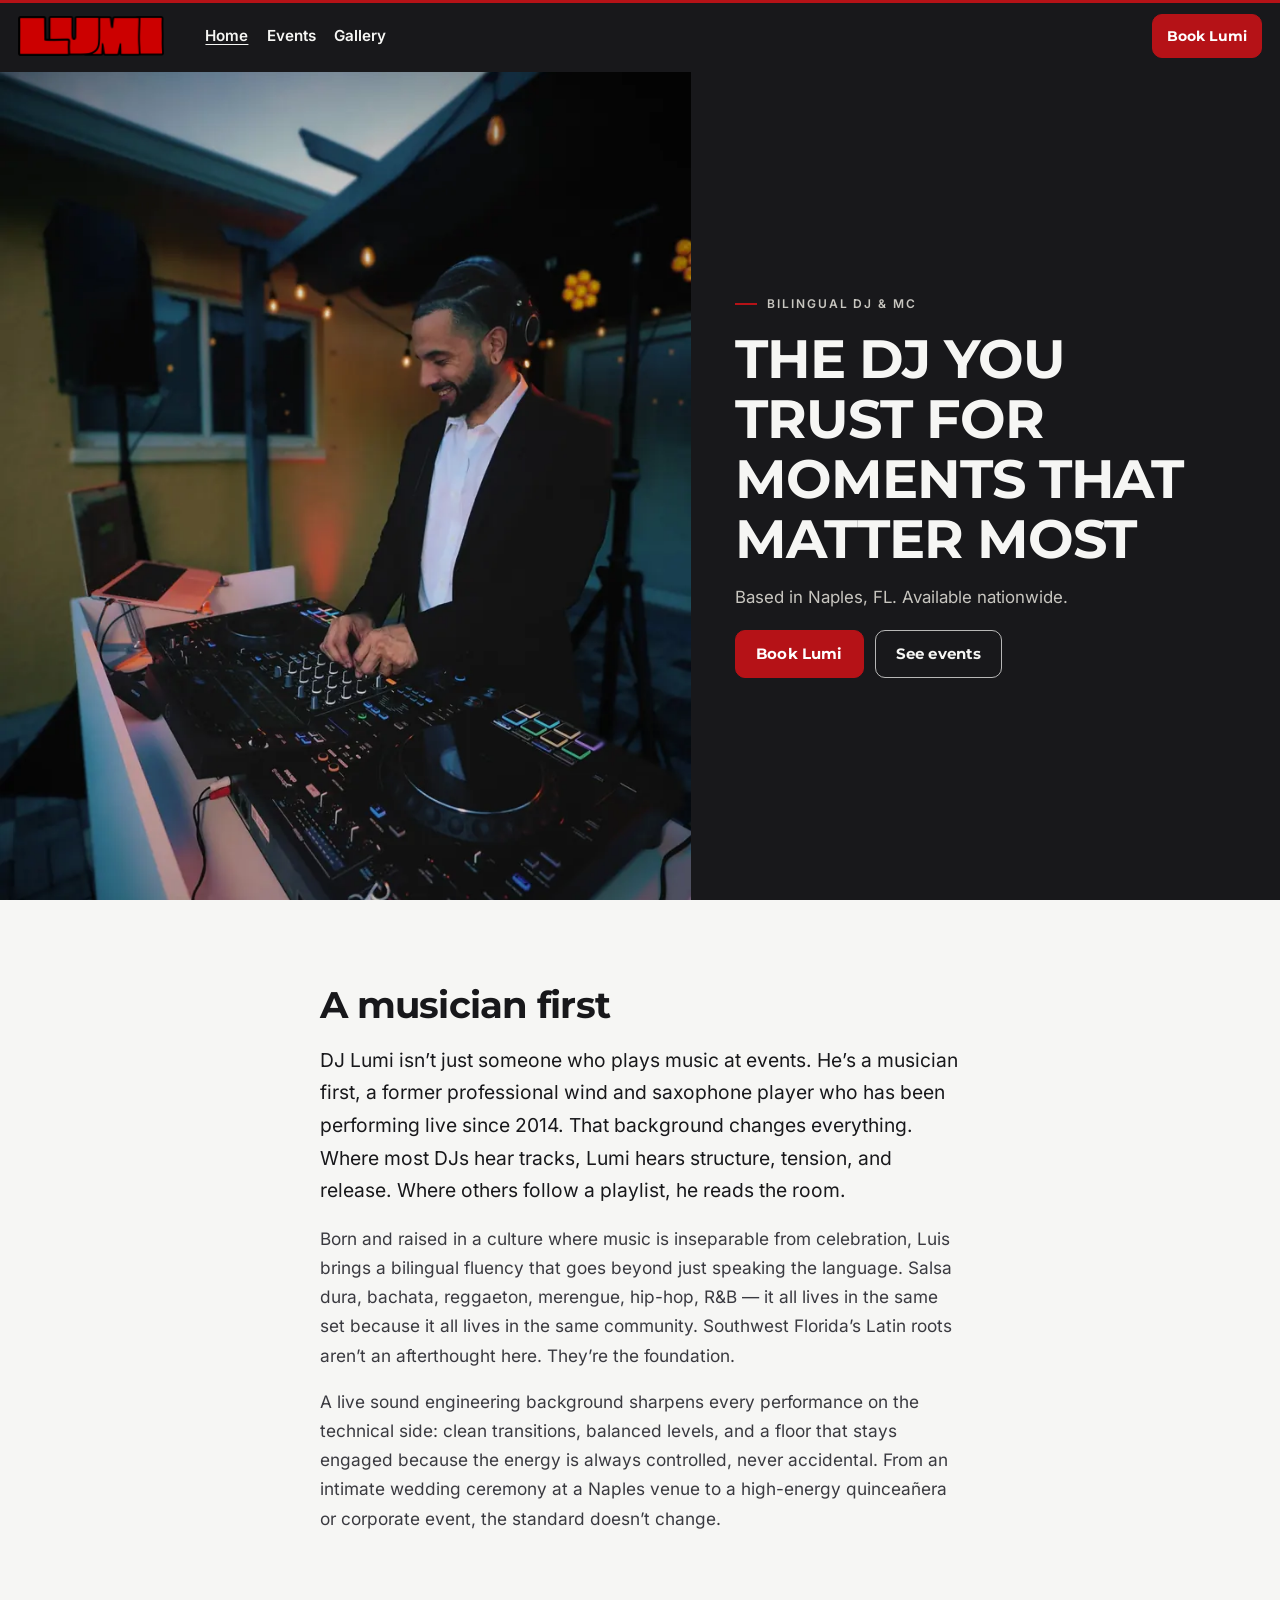
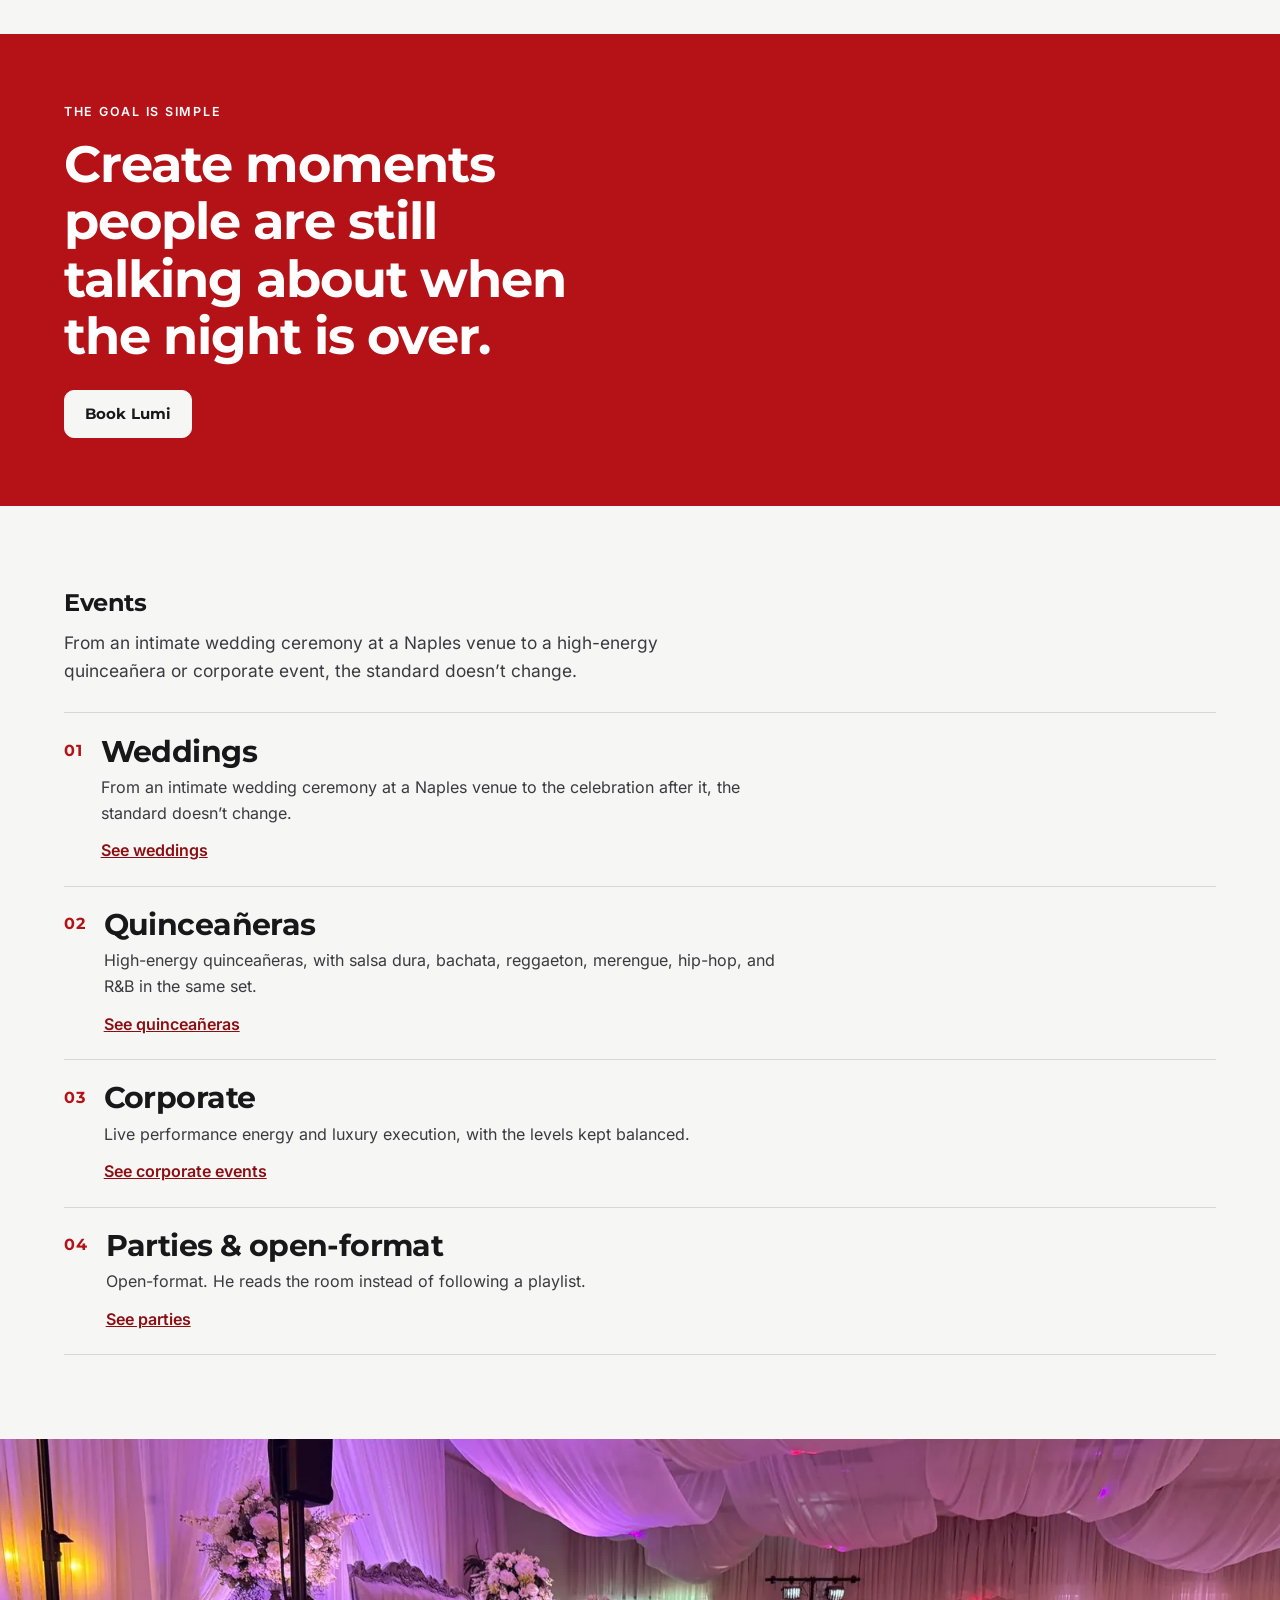
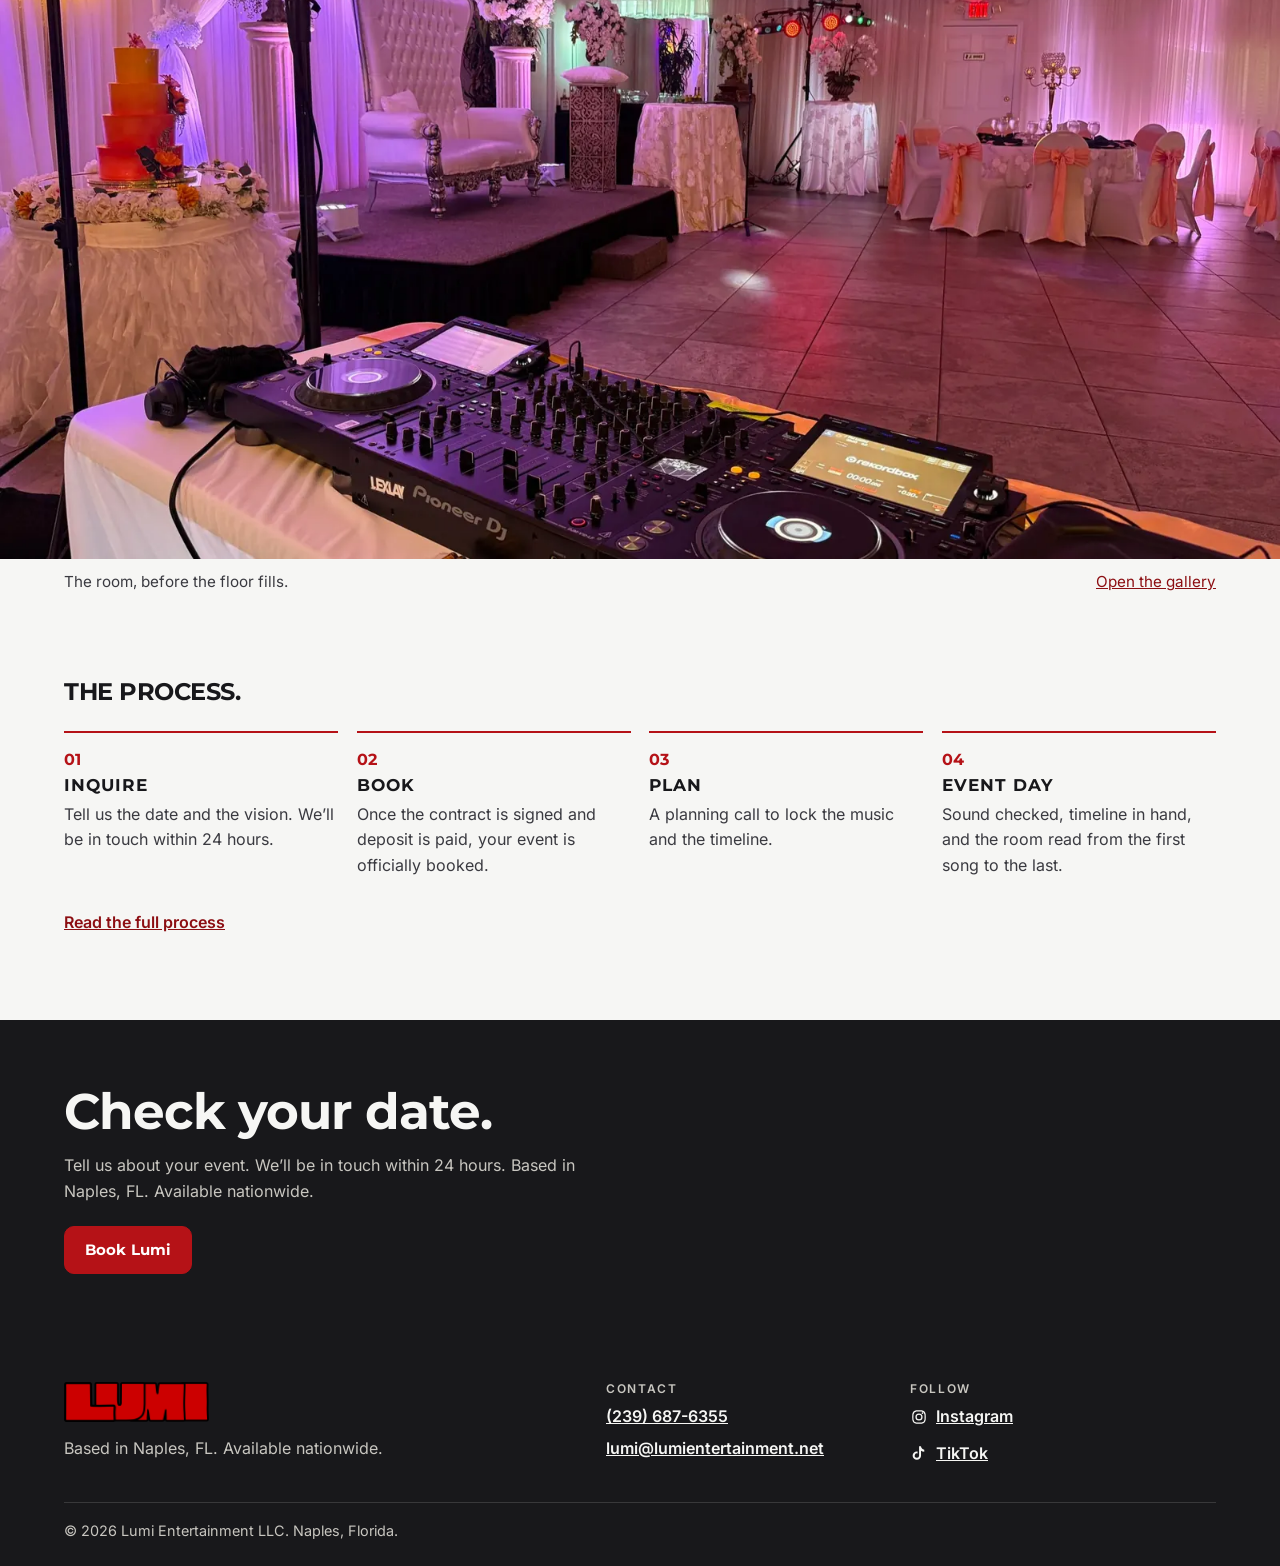
<file: index.html>
<!DOCTYPE html>
<html lang="en">
<head>
  <meta charset="utf-8">
  <meta name="viewport" content="width=device-width, initial-scale=1">
  <meta name="format-detection" content="telephone=no">
  <title>DJ Lumi | Naples, FL Wedding &amp; Event DJ Available Nationwide</title>
  <meta name="description" content="Bilingual English/Spanish DJ and MC for weddings, quinceañeras, and events. Naples, FL DJ available nationwide. Open-format music, live sound, and a musician’s ear.">
  <meta name="robots" content="index,follow">
  <meta name="theme-color" content="#18181B">
  <link rel="canonical" href="https://www.lumientertainment.net/">
  <meta property="og:type" content="website">
  <meta property="og:site_name" content="Lumi Entertainment">
  <meta property="og:locale" content="en_US">
  <meta property="og:title" content="DJ Lumi | Naples, FL Wedding &amp; Event DJ Available Nationwide">
  <meta property="og:description" content="Bilingual English/Spanish DJ and MC for weddings, quinceañeras, and events. Naples, FL DJ available nationwide. Open-format music, live sound, and a musician’s ear.">
  <meta property="og:url" content="https://www.lumientertainment.net/">
  <meta property="og:image" content="https://www.lumientertainment.net/images/og.jpg">
  <meta property="og:image:width" content="1200">
  <meta property="og:image:height" content="630">
  <meta property="og:image:alt" content="DJ Lumi mixing at an outdoor evening event. Lumi Entertainment, a bilingual wedding and event DJ based in Naples, Florida, available nationwide.">
  <meta name="twitter:card" content="summary_large_image">
  <meta name="twitter:title" content="DJ Lumi | Naples, FL Wedding &amp; Event DJ Available Nationwide">
  <meta name="twitter:description" content="Bilingual English/Spanish DJ and MC for weddings, quinceañeras, and events. Naples, FL DJ available nationwide. Open-format music, live sound, and a musician’s ear.">
  <meta name="twitter:image" content="https://www.lumientertainment.net/images/og.jpg">
  <meta name="twitter:image:alt" content="DJ Lumi mixing at an outdoor evening event. Lumi Entertainment, a bilingual wedding and event DJ based in Naples, Florida, available nationwide.">
  <link rel="icon" href="favicon.ico" sizes="any">
  <link rel="icon" type="image/png" href="images/icon-192.png" sizes="192x192">
  <link rel="apple-touch-icon" href="images/apple-touch-icon.png">
  <link rel="manifest" href="site.webmanifest">
  <link rel="preload" href="fonts/montserrat-700.woff2" as="font" type="font/woff2" crossorigin>
  <link rel="preload" href="fonts/inter-400.woff2" as="font" type="font/woff2" crossorigin>
  <link rel="stylesheet" href="css/styles.css?v=20261122b">
  <script type="application/ld+json">
{
  "@context": "https://schema.org",
  "@type": ["EntertainmentBusiness", "LocalBusiness"],
  "@id": "https://www.lumientertainment.net/#business",
  "name": "Lumi Entertainment",
  "legalName": "Lumi Entertainment LLC",
  "alternateName": "DJ Lumi",
  "url": "https://www.lumientertainment.net/",
  "telephone": "+1-239-687-6355",
  "email": "lumi@lumientertainment.net",
  "image": [
    "https://www.lumientertainment.net/images/og.jpg",
    "https://www.lumientertainment.net/images/hero-1400.jpg"
  ],
  "logo": "https://www.lumientertainment.net/images/logo.png",
  "description": "Bilingual English/Spanish DJ and MC for weddings, quinceañeras, and events. Based in Naples, FL. Available nationwide.",
  "address": {
    "@type": "PostalAddress",
    "addressLocality": "Naples",
    "addressRegion": "FL",
    "addressCountry": "US"
  },
  "areaServed": "United States",
  "founder": {
    "@type": "Person",
    "name": "Luis Saavedra",
    "alternateName": "DJ Lumi",
    "jobTitle": "DJ and MC",
    "knowsLanguage": ["en", "es"]
  },
  "contactPoint": {
    "@type": "ContactPoint",
    "telephone": "+1-239-687-6355",
    "email": "lumi@lumientertainment.net",
    "contactType": "reservations",
    "availableLanguage": ["English", "Spanish"]
  },
  "sameAs": [
    "https://instagram.com/djlumiofficial",
    "https://www.tiktok.com/@lumiwhatever"
  ]
}
  </script>
</head>
<body>
  <a class="skip" href="#main">Skip to content</a>
  <header class="site-header">
    <div class="header-inner">
      <a class="logo" href="./">
        <img src="images/logo.png" alt="Lumi Entertainment" width="1200" height="330">
      </a>
      <nav id="site-nav" class="site-nav" aria-label="Primary">
        <ul>
          <li><a href="./" aria-current="page">Home</a></li>
          <li><a href="weddings/">Events</a></li>
          <li><a href="gallery/">Gallery</a></li>
        </ul>
        <a class="btn menu-book" href="booklumi/">Book Lumi</a>
      </nav>
      <a class="btn btn-small header-book" href="booklumi/"><span class="long">Book Lumi</span><span class="short">Book</span></a>
      <button class="nav-toggle" type="button" aria-expanded="false" aria-controls="site-nav">
        <span class="bars" aria-hidden="true"></span>
        <span class="sr-only">Open menu</span>
      </button>
    </div>
  </header>
  <main id="main">
    <section class="hero">
      <div class="hero-media">
        <picture>
            <source type="image/webp" srcset="images/hero-800.webp 800w, images/hero-1400.webp 1400w, images/hero-2000.webp 2000w" sizes="(min-width: 960px) 54vw, 100vw">
            <img src="images/hero-1400.jpg" alt="DJ Lumi smiling behind a DJ controller at an outdoor evening event, wearing a black suit with headphones around his neck." width="1400" height="1865" loading="eager" decoding="async" fetchpriority="high">
          </picture>
      </div>
      <div class="hero-copy">
        <p class="eyebrow on-dark">Bilingual DJ &amp; MC</p>
        <h1>THE DJ YOU TRUST FOR MOMENTS THAT MATTER MOST</h1>
        <p class="lede">Based in Naples, FL. Available nationwide.</p>
        <div class="hero-actions">
          <a class="btn" href="booklumi/">Book Lumi</a>
          <a class="btn btn-ghost" href="weddings/">See events</a>
        </div>
      </div>
    </section>
    <section class="section">
      <div class="wrap prose">
        <h2>A musician first</h2>
        <p class="lead">DJ Lumi isn’t just someone who plays music at events. He’s a musician first, a former professional wind and saxophone player who has been performing live since 2014. That background changes everything. Where most DJs hear tracks, Lumi hears structure, tension, and release. Where others follow a playlist, he reads the room.</p>
        <p>Born and raised in a culture where music is inseparable from celebration, Luis brings a bilingual fluency that goes beyond just speaking the language. Salsa dura, bachata, reggaeton, merengue, hip-hop, R&amp;B — it all lives in the same set because it all lives in the same community. Southwest Florida’s Latin roots aren’t an afterthought here. They’re the foundation.</p>
        <p>A live sound engineering background sharpens every performance on the technical side: clean transitions, balanced levels, and a floor that stays engaged because the energy is always controlled, never accidental. From an intimate wedding ceremony at a Naples venue to a high-energy quinceañera or corporate event, the standard doesn’t change.</p>
      </div>
    </section>
    <section class="quote-band" aria-label="The goal">
      <div class="wrap">
        <p class="quote-kicker">The goal is simple</p>
        <p class="quote">Create moments people are still talking about when the night is over.</p>
        <a class="btn btn-paper" href="booklumi/">Book Lumi</a>
      </div>
    </section>
    <section class="section" id="services">
      <div class="wrap">
        <h2>Events</h2>
        <p class="section-intro">From an intimate wedding ceremony at a Naples venue to a high-energy quinceañera or corporate event, the standard doesn’t change.</p>
        <ol class="service-list">
          <li>
            <span class="svc-num">01</span>
            <div>
              <h3>Weddings</h3>
              <p>From an intimate wedding ceremony at a Naples venue to the celebration after it, the standard doesn’t change.</p>
              <a class="text-link" href="weddings/#weddings">See weddings</a>
            </div>
          </li>
          <li>
            <span class="svc-num">02</span>
            <div>
              <h3>Quinceañeras</h3>
              <p>High-energy quinceañeras, with salsa dura, bachata, reggaeton, merengue, hip-hop, and R&amp;B in the same set.</p>
              <a class="text-link" href="weddings/#quinceaneras">See quinceañeras</a>
            </div>
          </li>
          <li>
            <span class="svc-num">03</span>
            <div>
              <h3>Corporate</h3>
              <p>Live performance energy and luxury execution, with the levels kept balanced.</p>
              <a class="text-link" href="weddings/#corporate">See corporate events</a>
            </div>
          </li>
          <li>
            <span class="svc-num">04</span>
            <div>
              <h3>Parties &amp; open-format</h3>
              <p>Open-format. He reads the room instead of following a playlist.</p>
              <a class="text-link" href="weddings/#parties">See parties</a>
            </div>
          </li>
        </ol>
      </div>
    </section>
    <figure class="feature-photo">
      <picture>
            <source type="image/webp" srcset="images/reception-900.webp 900w, images/reception-1600.webp 1600w, images/reception-2200.webp 2200w" sizes="100vw">
            <img src="images/reception-1600.jpg" alt="A celebration hall seen from the DJ booth: a controller in the foreground, a white throne chair and tiered cake on a stage, draped ceilings, and purple uplighting." width="1600" height="900" loading="lazy" decoding="async">
          </picture>
      <figcaption class="wrap caption-row">
        <span>The room, before the floor fills.</span>
        <a href="gallery/">Open the gallery</a>
      </figcaption>
    </figure>
    <section class="section" id="process">
      <div class="wrap">
        <h2>THE PROCESS.</h2>
        <ol class="steps">
          <li>
            <span class="step-num">01</span>
            <h3>Inquire</h3>
            <p>Tell us the date and the vision. We’ll be in touch within 24 hours.</p>
          </li>
          <li>
            <span class="step-num">02</span>
            <h3>Book</h3>
            <p>Once the contract is signed and deposit is paid, your event is officially booked.</p>
          </li>
          <li>
            <span class="step-num">03</span>
            <h3>Plan</h3>
            <p>A planning call to lock the music and the timeline.</p>
          </li>
          <li>
            <span class="step-num">04</span>
            <h3>Event day</h3>
            <p>Sound checked, timeline in hand, and the room read from the first song to the last.</p>
          </li>
        </ol>
        <p style="margin-top:1.25rem"><a class="text-link" href="weddings/#process">Read the full process</a></p>
      </div>
    </section>
    <section class="cta-band">
      <div class="wrap">
        <h2>Check your date.</h2>
        <p>Tell us about your event. We’ll be in touch within 24 hours. Based in Naples, FL. Available nationwide.</p>
        <div class="cta-actions">
          <a class="btn" href="booklumi/">Book Lumi</a>
        </div>
      </div>
    </section>
  </main>
  <footer class="site-footer">
    <div class="wrap footer-grid">
      <div class="footer-brand">
        <a class="logo" href="./">
          <img src="images/logo.png" alt="Lumi Entertainment" width="1200" height="330">
        </a>
        <p>Based in Naples, FL. Available nationwide.</p>
      </div>
      <div>
        <h2 class="footer-label">Contact</h2>
        <ul class="footer-links">
          <li><a href="tel:+12396876355">(239) 687-6355</a></li>
          <li><a href="mailto:lumi@lumientertainment.net">lumi@lumientertainment.net</a></li>
        </ul>
      </div>
      <div>
        <h2 class="footer-label">Follow</h2>
        <ul class="socials">
          <li><a href="https://instagram.com/djlumiofficial" target="_blank" rel="noopener noreferrer"><svg viewBox="0 0 24 24" width="18" height="18" aria-hidden="true"><path fill="currentColor" d="M12 7.2A4.8 4.8 0 1 0 16.8 12 4.8 4.8 0 0 0 12 7.2zm0 7.9A3.1 3.1 0 1 1 15.1 12 3.1 3.1 0 0 1 12 15.1zm5.7-8.2a1.1 1.1 0 1 1-1.1-1.1 1.1 1.1 0 0 1 1.1 1.1zM12 4.6c1.3 0 1.5 0 2 .05l1.5.07a4.5 4.5 0 0 1 3.8 3.8l.07 1.5c.05.5.05 1.6 0 4l-.07 1.5a4.5 4.5 0 0 1-3.8 3.8l-1.5.07c-.5.05-1.6.05-4 0l-1.5-.07a4.5 4.5 0 0 1-3.8-3.8l-.07-1.5c-.05-.5-.05-1.6 0-4l.07-1.5a4.5 4.5 0 0 1 3.8-3.8l1.5-.07c.5-.05 1.6-.05 2-.05zm0-1.6a18 18 0 0 0-2.1.06L8.4 3.1a6.1 6.1 0 0 0-5.3 5.3l-.06 1.5a18 18 0 0 0 0 4.2l.06 1.5a6.1 6.1 0 0 0 5.3 5.3l1.5.06a18 18 0 0 0 4.2 0l1.5-.06a6.1 6.1 0 0 0 5.3-5.3l.06-1.5a18 18 0 0 0 0-4.2l-.06-1.5a6.1 6.1 0 0 0-5.3-5.3l-1.5-.06A18 18 0 0 0 12 3z"/></svg><span>Instagram</span></a></li>
          <li><a href="https://www.tiktok.com/@lumiwhatever" target="_blank" rel="noopener noreferrer"><svg viewBox="0 0 24 24" width="18" height="18" aria-hidden="true"><path fill="currentColor" d="M14.6 3c.4 2.5 1.9 4.3 4.4 4.7v2.6a7.2 7.2 0 0 1-4.3-1.4v6.6a5.6 5.6 0 1 1-5.6-5.6c.3 0 .7 0 1 .1v2.7a2.9 2.9 0 1 0 2 2.8V3h2.5z"/></svg><span>TikTok</span></a></li>
        </ul>
      </div>
    </div>
    <div class="wrap legal">
      <p>© 2026 Lumi Entertainment LLC. Naples, Florida.</p>
    </div>
  </footer>
  <nav class="tapbar" aria-label="Quick actions">
    <a class="btn tap-book" href="booklumi/">Book Lumi</a>
  </nav>
  <script src="js/main.js?v=20261122"></script>
</body>
</html>
</file>
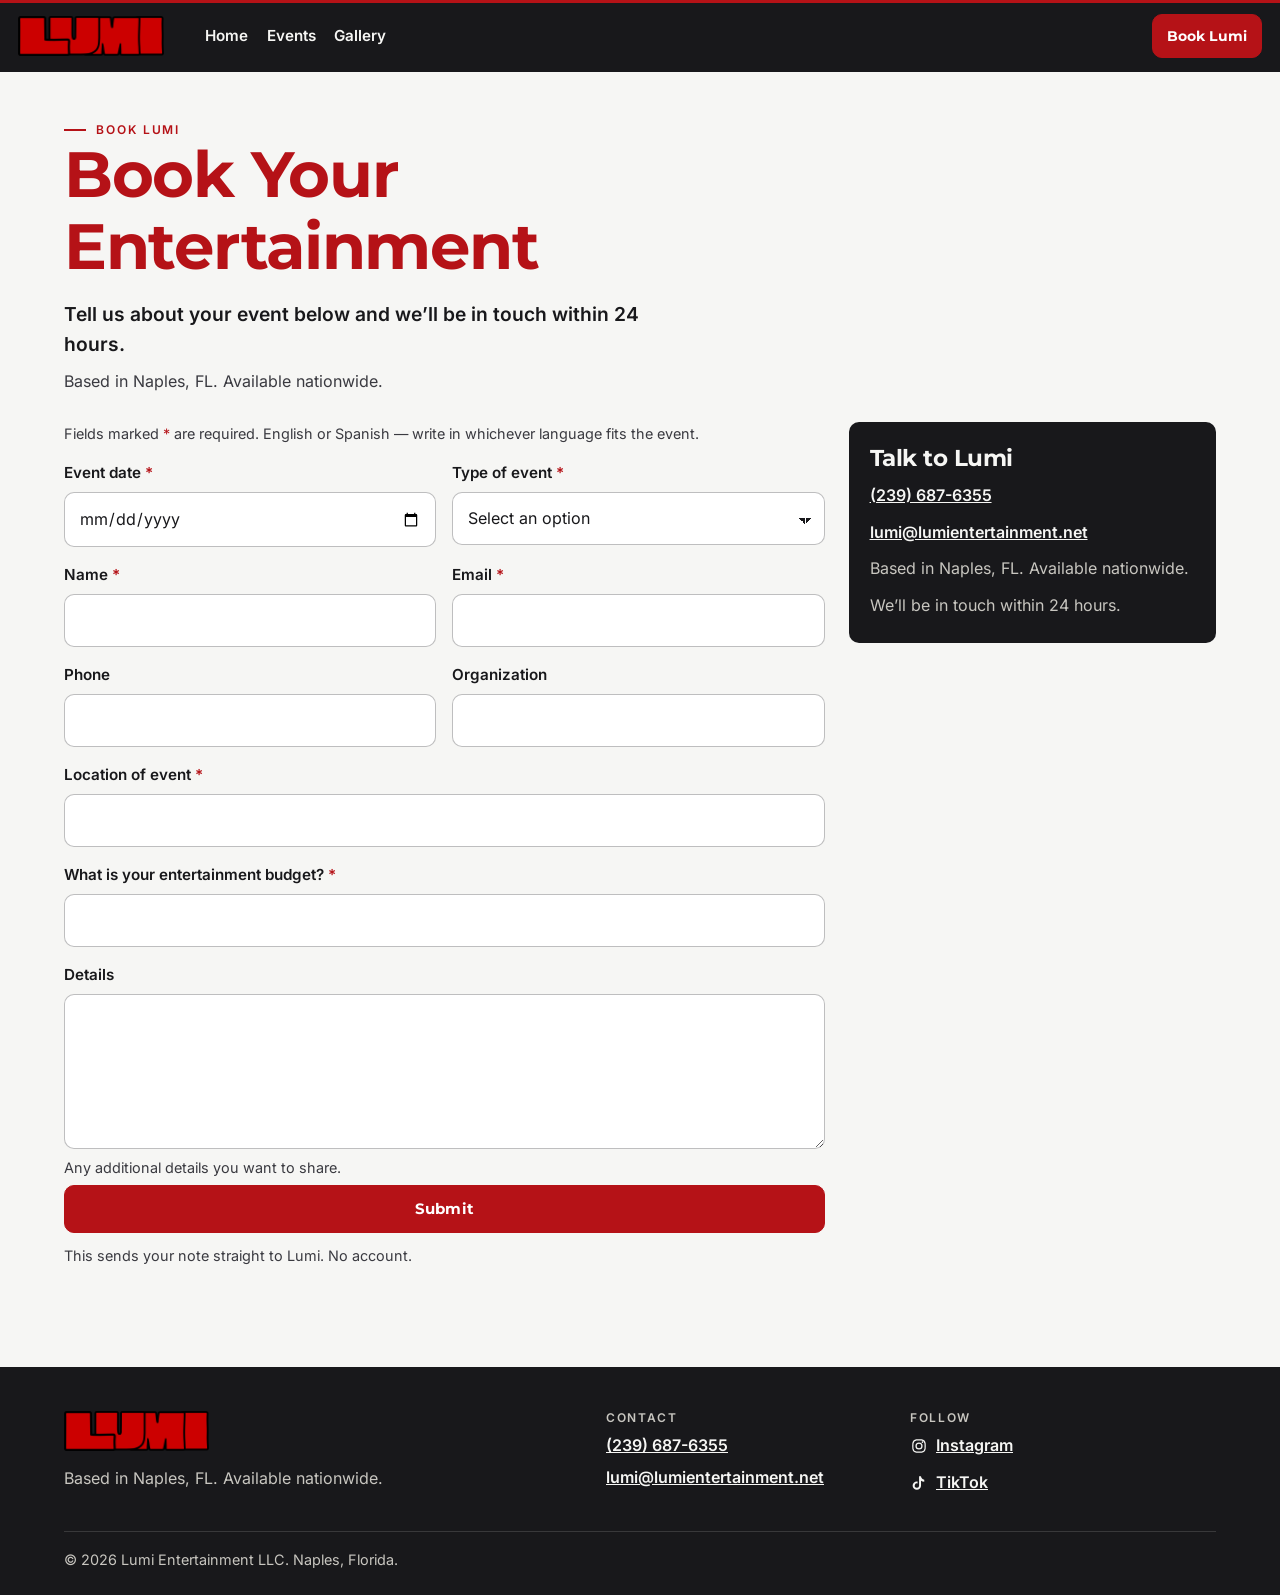
<file: booklumi/index.html>
<!DOCTYPE html>
<html lang="en">
<head>
  <meta charset="utf-8">
  <meta name="viewport" content="width=device-width, initial-scale=1">
  <meta name="format-detection" content="telephone=no">
  <title>Book Lumi | Check Availability — DJ Lumi, Naples FL</title>
  <meta name="description" content="Share your date and your vision. Naples, FL DJ available nationwide for weddings, quinceañeras, corporate events, and parties.">
  <meta name="robots" content="index,follow">
  <meta name="theme-color" content="#18181B">
  <link rel="canonical" href="https://www.lumientertainment.net/booklumi/">
  <meta property="og:type" content="website">
  <meta property="og:site_name" content="Lumi Entertainment">
  <meta property="og:locale" content="en_US">
  <meta property="og:title" content="Book Lumi | Check Availability — DJ Lumi, Naples FL">
  <meta property="og:description" content="Share your date and your vision. Naples, FL DJ available nationwide for weddings, quinceañeras, corporate events, and parties.">
  <meta property="og:url" content="https://www.lumientertainment.net/booklumi/">
  <meta property="og:image" content="https://www.lumientertainment.net/images/og.jpg">
  <meta property="og:image:width" content="1200">
  <meta property="og:image:height" content="630">
  <meta property="og:image:alt" content="DJ Lumi mixing at an outdoor evening event. Lumi Entertainment, a bilingual wedding and event DJ based in Naples, Florida, available nationwide.">
  <meta name="twitter:card" content="summary_large_image">
  <meta name="twitter:title" content="Book Lumi | Check Availability — DJ Lumi, Naples FL">
  <meta name="twitter:description" content="Share your date and your vision. Naples, FL DJ available nationwide for weddings, quinceañeras, corporate events, and parties.">
  <meta name="twitter:image" content="https://www.lumientertainment.net/images/og.jpg">
  <meta name="twitter:image:alt" content="DJ Lumi mixing at an outdoor evening event. Lumi Entertainment, a bilingual wedding and event DJ based in Naples, Florida, available nationwide.">
  <link rel="icon" href="../favicon.ico" sizes="any">
  <link rel="icon" type="image/png" href="../images/icon-192.png" sizes="192x192">
  <link rel="apple-touch-icon" href="../images/apple-touch-icon.png">
  <link rel="manifest" href="../site.webmanifest">
  <link rel="preload" href="../fonts/montserrat-700.woff2" as="font" type="font/woff2" crossorigin>
  <link rel="preload" href="../fonts/inter-400.woff2" as="font" type="font/woff2" crossorigin>
  <link rel="stylesheet" href="../css/styles.css?v=20261122b">
  <script type="application/ld+json">
{
  "@context": "https://schema.org",
  "@type": ["EntertainmentBusiness", "LocalBusiness"],
  "@id": "https://www.lumientertainment.net/#business",
  "name": "Lumi Entertainment",
  "legalName": "Lumi Entertainment LLC",
  "alternateName": "DJ Lumi",
  "url": "https://www.lumientertainment.net/",
  "telephone": "+1-239-687-6355",
  "email": "lumi@lumientertainment.net",
  "image": [
    "https://www.lumientertainment.net/images/og.jpg",
    "https://www.lumientertainment.net/images/hero-1400.jpg"
  ],
  "logo": "https://www.lumientertainment.net/images/logo.png",
  "description": "Bilingual English/Spanish DJ and MC for weddings, quinceañeras, and events. Based in Naples, FL. Available nationwide.",
  "address": {
    "@type": "PostalAddress",
    "addressLocality": "Naples",
    "addressRegion": "FL",
    "addressCountry": "US"
  },
  "areaServed": "United States",
  "founder": {
    "@type": "Person",
    "name": "Luis Saavedra",
    "alternateName": "DJ Lumi",
    "jobTitle": "DJ and MC",
    "knowsLanguage": ["en", "es"]
  },
  "contactPoint": {
    "@type": "ContactPoint",
    "telephone": "+1-239-687-6355",
    "email": "lumi@lumientertainment.net",
    "contactType": "reservations",
    "availableLanguage": ["English", "Spanish"]
  },
  "sameAs": [
    "https://instagram.com/djlumiofficial",
    "https://www.tiktok.com/@lumiwhatever"
  ]
}
  </script>
</head>
<body>
  <a class="skip" href="#main">Skip to content</a>
  <header class="site-header">
    <div class="header-inner">
      <a class="logo" href="../">
        <img src="../images/logo.png" alt="Lumi Entertainment" width="1200" height="330">
      </a>
      <nav id="site-nav" class="site-nav" aria-label="Primary">
        <ul>
          <li><a href="../">Home</a></li>
          <li><a href="../weddings/">Events</a></li>
          <li><a href="../gallery/">Gallery</a></li>
        </ul>
        <a class="btn menu-book" href="#inquiry">Book Lumi</a>
      </nav>
      <a class="btn btn-small header-book" href="#inquiry" aria-current="page"><span class="long">Book Lumi</span><span class="short">Book</span></a>
      <button class="nav-toggle" type="button" aria-expanded="false" aria-controls="site-nav">
        <span class="bars" aria-hidden="true"></span>
        <span class="sr-only">Open menu</span>
      </button>
    </div>
  </header>
  <main id="main">
    <section class="page-hero">
      <div class="wrap">
        <p class="eyebrow">Book Lumi</p>
        <h1>Book Your Entertainment</h1>
        <p class="lede">Tell us about your event below and we’ll be in touch within 24 hours.</p>
        <p class="coverage">Based in Naples, FL. Available nationwide.</p>
      </div>
    </section>
    <section class="section" style="padding-top:0">
      <div class="wrap book-layout">
        <form id="inquiry" action="https://formsubmit.co/lumi@lumientertainment.net" method="POST" accept-charset="UTF-8">
          <input type="hidden" name="_subject" value="New event inquiry — Lumi Entertainment">
          <input type="hidden" name="_next" value="https://www.lumientertainment.net/booklumi/thanks/">
          <input type="hidden" name="_captcha" value="false">
          <input type="hidden" name="_template" value="table">
          <input type="text" name="_honey" style="display:none" tabindex="-1" autocomplete="off" aria-hidden="true">
          <p class="fine" style="margin-bottom:1rem">Fields marked <span class="req">*</span> are required. English or Spanish — write in whichever language fits the event.</p>
          <div class="form-row two">
            <div class="field">
              <label for="event-date">Event date <span class="req" aria-hidden="true">*</span><span class="sr-only"> (required)</span></label>
              <input id="event-date" name="Event Date" type="date" required autocomplete="off">
            </div>
            <div class="field">
              <label for="event-type">Type of event <span class="req" aria-hidden="true">*</span><span class="sr-only"> (required)</span></label>
              <select id="event-type" name="Type of Event" required>
                <option value="" selected disabled>Select an option</option>
                <option>Wedding</option>
                <option>Quinceañera</option>
                <option>Corporate</option>
                <option>Birthday Party</option>
                <option>Public Event or Club</option>
                <option>Other</option>
              </select>
            </div>
          </div>
          <div class="field" id="other-field" hidden style="margin-top:1rem">
            <label for="event-other">What kind of event? <span class="req" aria-hidden="true">*</span><span class="sr-only"> (required)</span></label>
            <input id="event-other" name="Other event type" type="text" autocomplete="off">
          </div>
          <div class="form-row two" style="margin-top:1rem">
            <div class="field">
              <label for="name">Name <span class="req" aria-hidden="true">*</span><span class="sr-only"> (required)</span></label>
              <input id="name" name="Name" type="text" required autocomplete="name">
            </div>
            <div class="field">
              <label for="email">Email <span class="req" aria-hidden="true">*</span><span class="sr-only"> (required)</span></label>
              <input id="email" name="Email" type="email" required autocomplete="email" inputmode="email">
            </div>
          </div>
          <div class="form-row two" style="margin-top:1rem">
            <div class="field">
              <label for="phone">Phone</label>
              <input id="phone" name="Phone" type="tel" autocomplete="tel" inputmode="tel">
            </div>
            <div class="field">
              <label for="organization">Organization</label>
              <input id="organization" name="Organization" type="text" autocomplete="organization">
            </div>
          </div>
          <div class="field" style="margin-top:1rem">
            <label for="location">Location of event <span class="req" aria-hidden="true">*</span><span class="sr-only"> (required)</span></label>
            <input id="location" name="Location" type="text" required autocomplete="off">
          </div>
          <div class="field" style="margin-top:1rem">
            <label for="budget">What is your entertainment budget? <span class="req" aria-hidden="true">*</span><span class="sr-only"> (required)</span></label>
            <input id="budget" name="Budget" type="text" required autocomplete="off">
          </div>
          <div class="field" style="margin-top:1rem">
            <label for="details">Details</label>
            <textarea id="details" name="Details" rows="5" aria-describedby="details-hint"></textarea>
            <p class="hint" id="details-hint">Any additional details you want to share.</p>
          </div>
          <div class="form-actions">
            <button class="btn" type="submit">Submit</button>
            <p class="fine">This sends your note straight to Lumi. No account.</p>
          </div>
          <noscript>
            <p class="fine" style="margin-top:0.8rem">If you choose Other, describe the event in Details. You can also email <a href="mailto:lumi@lumientertainment.net">lumi@lumientertainment.net</a>.</p>
          </noscript>
        </form>
        <aside class="book-aside">
          <h2>Talk to Lumi</h2>
          <p><a href="tel:+12396876355">(239) 687-6355</a></p>
          <p><a href="mailto:lumi@lumientertainment.net">lumi@lumientertainment.net</a></p>
          <p>Based in Naples, FL. Available nationwide.</p>
          <p>We’ll be in touch within 24 hours.</p>
        </aside>
      </div>
    </section>
  </main>
  <footer class="site-footer">
    <div class="wrap footer-grid">
      <div class="footer-brand">
        <a class="logo" href="../">
          <img src="../images/logo.png" alt="Lumi Entertainment" width="1200" height="330">
        </a>
        <p>Based in Naples, FL. Available nationwide.</p>
      </div>
      <div>
        <h2 class="footer-label">Contact</h2>
        <ul class="footer-links">
          <li><a href="tel:+12396876355">(239) 687-6355</a></li>
          <li><a href="mailto:lumi@lumientertainment.net">lumi@lumientertainment.net</a></li>
        </ul>
      </div>
      <div>
        <h2 class="footer-label">Follow</h2>
        <ul class="socials">
          <li><a href="https://instagram.com/djlumiofficial" target="_blank" rel="noopener noreferrer"><svg viewBox="0 0 24 24" width="18" height="18" aria-hidden="true"><path fill="currentColor" d="M12 7.2A4.8 4.8 0 1 0 16.8 12 4.8 4.8 0 0 0 12 7.2zm0 7.9A3.1 3.1 0 1 1 15.1 12 3.1 3.1 0 0 1 12 15.1zm5.7-8.2a1.1 1.1 0 1 1-1.1-1.1 1.1 1.1 0 0 1 1.1 1.1zM12 4.6c1.3 0 1.5 0 2 .05l1.5.07a4.5 4.5 0 0 1 3.8 3.8l.07 1.5c.05.5.05 1.6 0 4l-.07 1.5a4.5 4.5 0 0 1-3.8 3.8l-1.5.07c-.5.05-1.6.05-4 0l-1.5-.07a4.5 4.5 0 0 1-3.8-3.8l-.07-1.5c-.05-.5-.05-1.6 0-4l.07-1.5a4.5 4.5 0 0 1 3.8-3.8l1.5-.07c.5-.05 1.6-.05 2-.05zm0-1.6a18 18 0 0 0-2.1.06L8.4 3.1a6.1 6.1 0 0 0-5.3 5.3l-.06 1.5a18 18 0 0 0 0 4.2l.06 1.5a6.1 6.1 0 0 0 5.3 5.3l1.5.06a18 18 0 0 0 4.2 0l1.5-.06a6.1 6.1 0 0 0 5.3-5.3l.06-1.5a18 18 0 0 0 0-4.2l-.06-1.5a6.1 6.1 0 0 0-5.3-5.3l-1.5-.06A18 18 0 0 0 12 3z"/></svg><span>Instagram</span></a></li>
          <li><a href="https://www.tiktok.com/@lumiwhatever" target="_blank" rel="noopener noreferrer"><svg viewBox="0 0 24 24" width="18" height="18" aria-hidden="true"><path fill="currentColor" d="M14.6 3c.4 2.5 1.9 4.3 4.4 4.7v2.6a7.2 7.2 0 0 1-4.3-1.4v6.6a5.6 5.6 0 1 1-5.6-5.6c.3 0 .7 0 1 .1v2.7a2.9 2.9 0 1 0 2 2.8V3h2.5z"/></svg><span>TikTok</span></a></li>
        </ul>
      </div>
    </div>
    <div class="wrap legal">
      <p>© 2026 Lumi Entertainment LLC. Naples, Florida.</p>
    </div>
  </footer>
  <nav class="tapbar" aria-label="Quick actions">
    <a class="btn tap-book" href="#inquiry">Book Lumi</a>
  </nav>
  <script src="../js/main.js?v=20261122"></script>
</body>
</html>
</file>
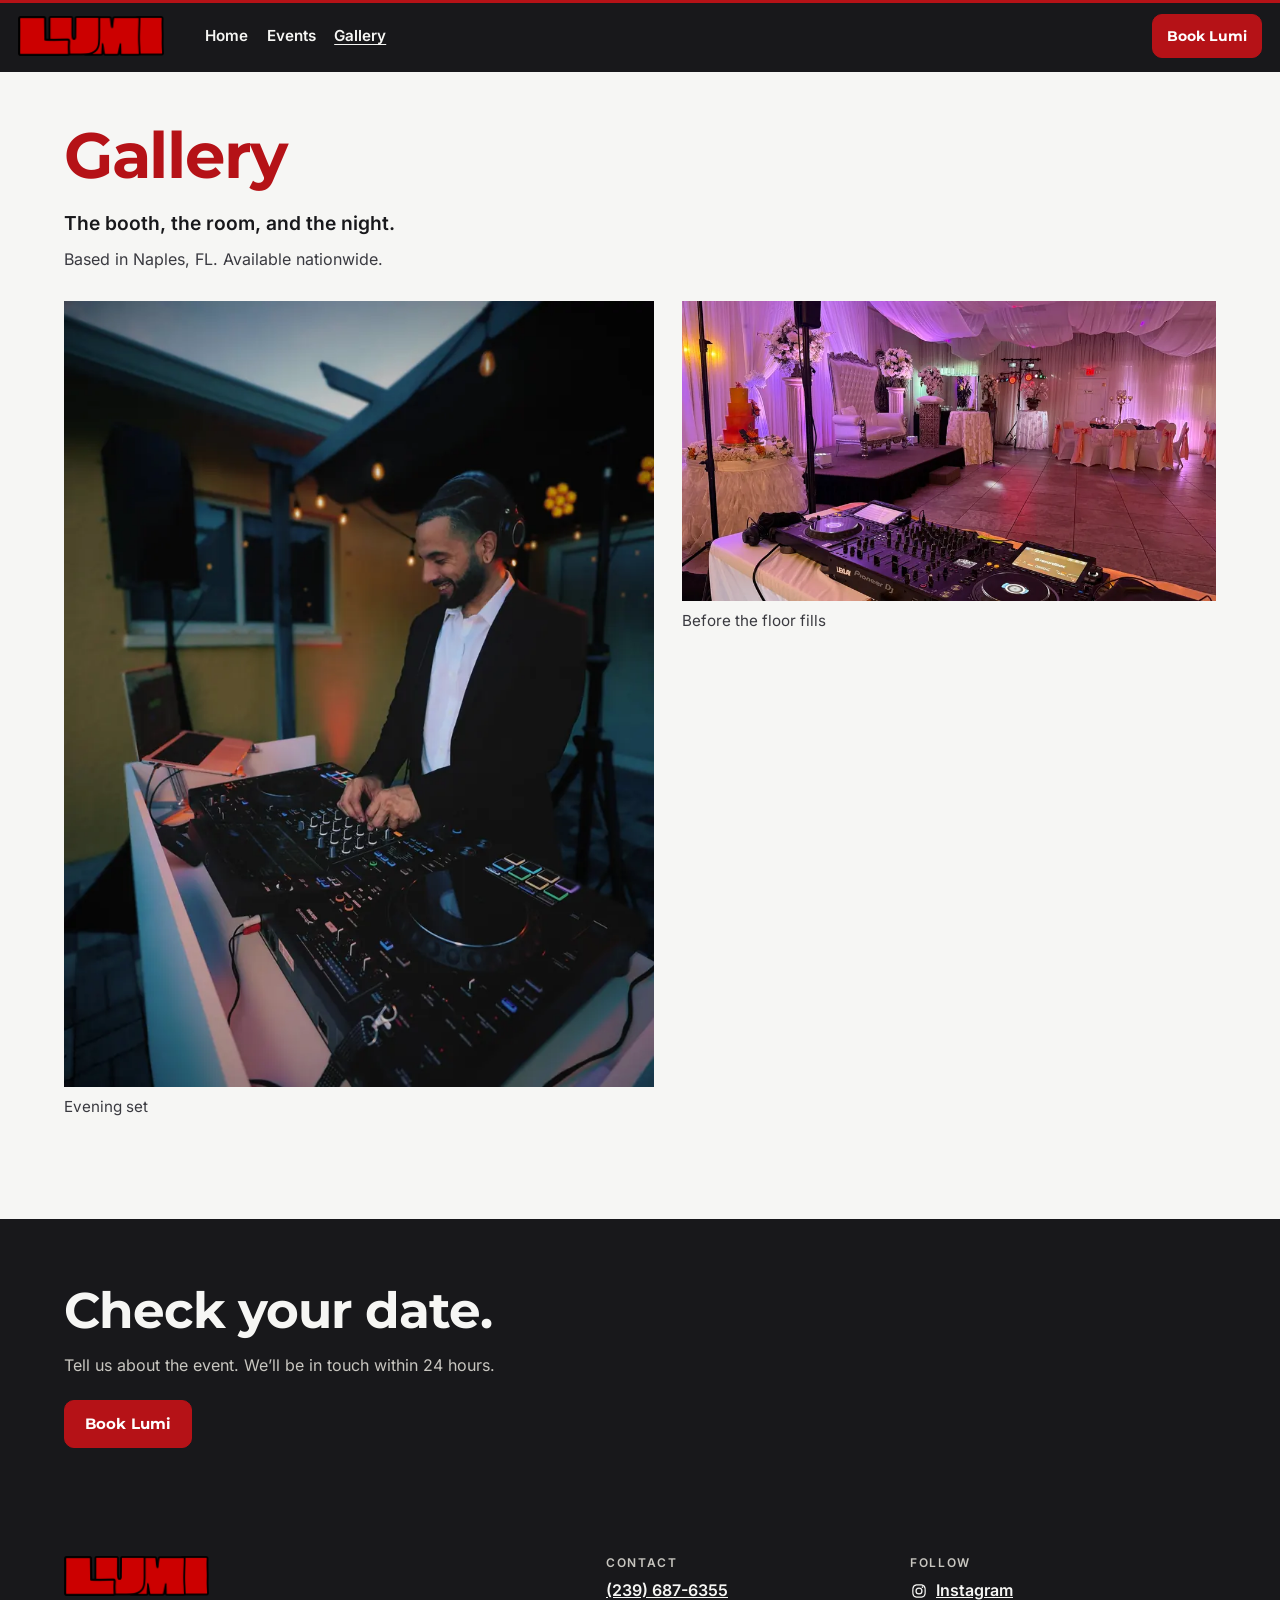
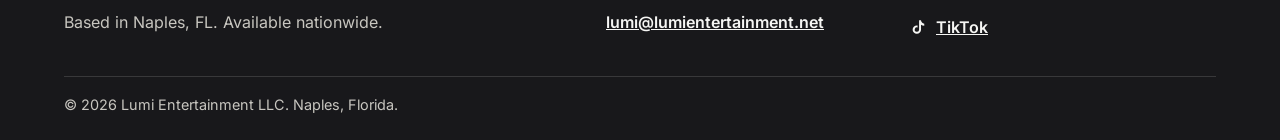
<file: gallery/index.html>
<!DOCTYPE html>
<html lang="en">
<head>
  <meta charset="utf-8">
  <meta name="viewport" content="width=device-width, initial-scale=1">
  <meta name="format-detection" content="telephone=no">
  <title>Gallery | DJ Lumi — Naples Wedding &amp; Event DJ</title>
  <meta name="description" content="Photos of DJ Lumi behind the decks. Naples, FL wedding and event DJ available nationwide.">
  <meta name="robots" content="index,follow">
  <meta name="theme-color" content="#18181B">
  <link rel="canonical" href="https://www.lumientertainment.net/gallery/">
  <meta property="og:type" content="website">
  <meta property="og:site_name" content="Lumi Entertainment">
  <meta property="og:locale" content="en_US">
  <meta property="og:title" content="Gallery | DJ Lumi — Naples Wedding &amp; Event DJ">
  <meta property="og:description" content="Photos of DJ Lumi behind the decks. Naples, FL wedding and event DJ available nationwide.">
  <meta property="og:url" content="https://www.lumientertainment.net/gallery/">
  <meta property="og:image" content="https://www.lumientertainment.net/images/og.jpg">
  <meta property="og:image:width" content="1200">
  <meta property="og:image:height" content="630">
  <meta property="og:image:alt" content="DJ Lumi mixing at an outdoor evening event. Lumi Entertainment, a bilingual wedding and event DJ based in Naples, Florida, available nationwide.">
  <meta name="twitter:card" content="summary_large_image">
  <meta name="twitter:title" content="Gallery | DJ Lumi — Naples Wedding &amp; Event DJ">
  <meta name="twitter:description" content="Photos of DJ Lumi behind the decks. Naples, FL wedding and event DJ available nationwide.">
  <meta name="twitter:image" content="https://www.lumientertainment.net/images/og.jpg">
  <meta name="twitter:image:alt" content="DJ Lumi mixing at an outdoor evening event. Lumi Entertainment, a bilingual wedding and event DJ based in Naples, Florida, available nationwide.">
  <link rel="icon" href="../favicon.ico" sizes="any">
  <link rel="icon" type="image/png" href="../images/icon-192.png" sizes="192x192">
  <link rel="apple-touch-icon" href="../images/apple-touch-icon.png">
  <link rel="manifest" href="../site.webmanifest">
  <link rel="preload" href="../fonts/montserrat-700.woff2" as="font" type="font/woff2" crossorigin>
  <link rel="preload" href="../fonts/inter-400.woff2" as="font" type="font/woff2" crossorigin>
  <link rel="stylesheet" href="../css/styles.css?v=20261122b">
  <script type="application/ld+json">
{
  "@context": "https://schema.org",
  "@type": ["EntertainmentBusiness", "LocalBusiness"],
  "@id": "https://www.lumientertainment.net/#business",
  "name": "Lumi Entertainment",
  "legalName": "Lumi Entertainment LLC",
  "alternateName": "DJ Lumi",
  "url": "https://www.lumientertainment.net/",
  "telephone": "+1-239-687-6355",
  "email": "lumi@lumientertainment.net",
  "image": [
    "https://www.lumientertainment.net/images/og.jpg",
    "https://www.lumientertainment.net/images/hero-1400.jpg"
  ],
  "logo": "https://www.lumientertainment.net/images/logo.png",
  "description": "Bilingual English/Spanish DJ and MC for weddings, quinceañeras, and events. Based in Naples, FL. Available nationwide.",
  "address": {
    "@type": "PostalAddress",
    "addressLocality": "Naples",
    "addressRegion": "FL",
    "addressCountry": "US"
  },
  "areaServed": "United States",
  "founder": {
    "@type": "Person",
    "name": "Luis Saavedra",
    "alternateName": "DJ Lumi",
    "jobTitle": "DJ and MC",
    "knowsLanguage": ["en", "es"]
  },
  "contactPoint": {
    "@type": "ContactPoint",
    "telephone": "+1-239-687-6355",
    "email": "lumi@lumientertainment.net",
    "contactType": "reservations",
    "availableLanguage": ["English", "Spanish"]
  },
  "sameAs": [
    "https://instagram.com/djlumiofficial",
    "https://www.tiktok.com/@lumiwhatever"
  ]
}
  </script>
</head>
<body>
  <a class="skip" href="#main">Skip to content</a>
  <header class="site-header">
    <div class="header-inner">
      <a class="logo" href="../">
        <img src="../images/logo.png" alt="Lumi Entertainment" width="1200" height="330">
      </a>
      <nav id="site-nav" class="site-nav" aria-label="Primary">
        <ul>
          <li><a href="../">Home</a></li>
          <li><a href="../weddings/">Events</a></li>
          <li><a href="../gallery/" aria-current="page">Gallery</a></li>
        </ul>
        <a class="btn menu-book" href="../booklumi/">Book Lumi</a>
      </nav>
      <a class="btn btn-small header-book" href="../booklumi/"><span class="long">Book Lumi</span><span class="short">Book</span></a>
      <button class="nav-toggle" type="button" aria-expanded="false" aria-controls="site-nav">
        <span class="bars" aria-hidden="true"></span>
        <span class="sr-only">Open menu</span>
      </button>
    </div>
  </header>
  <main id="main">
    <section class="page-hero">
      <div class="wrap">
        <h1>Gallery</h1>
        <p class="lede">The booth, the room, and the night.</p>
        <p class="coverage">Based in Naples, FL. Available nationwide.</p>
      </div>
    </section>
    <section class="section" style="padding-top:0">
      <div class="wrap">
        <div id="gallery" class="gallery-grid"></div>
        <noscript>
          <div class="gallery-grid">
            <figure>
              <picture>
                <source type="image/webp" srcset="../images/hero-800.webp 800w, ../images/hero-1400.webp 1400w, ../images/hero-2000.webp 2000w" sizes="100vw">
                <img src="../images/hero-1400.jpg" alt="DJ Lumi smiling behind a DJ controller at an outdoor evening event, wearing a black suit with headphones around his neck." width="1400" height="1865">
              </picture>
              <figcaption>Evening set</figcaption>
            </figure>
            <figure>
              <picture>
                <source type="image/webp" srcset="../images/reception-900.webp 900w, ../images/reception-1600.webp 1600w, ../images/reception-2200.webp 2200w" sizes="100vw">
                <img src="../images/reception-1600.jpg" alt="A celebration hall seen from the DJ booth: a controller in the foreground, a white throne chair and tiered cake on a stage, draped ceilings, and purple uplighting." width="1600" height="900">
              </picture>
              <figcaption>Before the floor fills</figcaption>
            </figure>
          </div>
        </noscript>
      </div>
    </section>
    <dialog id="lightbox" aria-label="Enlarged photo">
      <form method="dialog" class="lightbox-bar">
        <button class="btn btn-small" type="submit">Close</button>
      </form>
      <img id="lightbox-img" alt="">
    </dialog>
    <section class="cta-band">
      <div class="wrap">
        <h2>Check your date.</h2>
        <p>Tell us about the event. We’ll be in touch within 24 hours.</p>
        <div class="cta-actions">
          <a class="btn" href="../booklumi/">Book Lumi</a>
        </div>
      </div>
    </section>
  </main>
  <footer class="site-footer">
    <div class="wrap footer-grid">
      <div class="footer-brand">
        <a class="logo" href="../">
          <img src="../images/logo.png" alt="Lumi Entertainment" width="1200" height="330">
        </a>
        <p>Based in Naples, FL. Available nationwide.</p>
      </div>
      <div>
        <h2 class="footer-label">Contact</h2>
        <ul class="footer-links">
          <li><a href="tel:+12396876355">(239) 687-6355</a></li>
          <li><a href="mailto:lumi@lumientertainment.net">lumi@lumientertainment.net</a></li>
        </ul>
      </div>
      <div>
        <h2 class="footer-label">Follow</h2>
        <ul class="socials">
          <li><a href="https://instagram.com/djlumiofficial" target="_blank" rel="noopener noreferrer"><svg viewBox="0 0 24 24" width="18" height="18" aria-hidden="true"><path fill="currentColor" d="M12 7.2A4.8 4.8 0 1 0 16.8 12 4.8 4.8 0 0 0 12 7.2zm0 7.9A3.1 3.1 0 1 1 15.1 12 3.1 3.1 0 0 1 12 15.1zm5.7-8.2a1.1 1.1 0 1 1-1.1-1.1 1.1 1.1 0 0 1 1.1 1.1zM12 4.6c1.3 0 1.5 0 2 .05l1.5.07a4.5 4.5 0 0 1 3.8 3.8l.07 1.5c.05.5.05 1.6 0 4l-.07 1.5a4.5 4.5 0 0 1-3.8 3.8l-1.5.07c-.5.05-1.6.05-4 0l-1.5-.07a4.5 4.5 0 0 1-3.8-3.8l-.07-1.5c-.05-.5-.05-1.6 0-4l.07-1.5a4.5 4.5 0 0 1 3.8-3.8l1.5-.07c.5-.05 1.6-.05 2-.05zm0-1.6a18 18 0 0 0-2.1.06L8.4 3.1a6.1 6.1 0 0 0-5.3 5.3l-.06 1.5a18 18 0 0 0 0 4.2l.06 1.5a6.1 6.1 0 0 0 5.3 5.3l1.5.06a18 18 0 0 0 4.2 0l1.5-.06a6.1 6.1 0 0 0 5.3-5.3l.06-1.5a18 18 0 0 0 0-4.2l-.06-1.5a6.1 6.1 0 0 0-5.3-5.3l-1.5-.06A18 18 0 0 0 12 3z"/></svg><span>Instagram</span></a></li>
          <li><a href="https://www.tiktok.com/@lumiwhatever" target="_blank" rel="noopener noreferrer"><svg viewBox="0 0 24 24" width="18" height="18" aria-hidden="true"><path fill="currentColor" d="M14.6 3c.4 2.5 1.9 4.3 4.4 4.7v2.6a7.2 7.2 0 0 1-4.3-1.4v6.6a5.6 5.6 0 1 1-5.6-5.6c.3 0 .7 0 1 .1v2.7a2.9 2.9 0 1 0 2 2.8V3h2.5z"/></svg><span>TikTok</span></a></li>
        </ul>
      </div>
    </div>
    <div class="wrap legal">
      <p>© 2026 Lumi Entertainment LLC. Naples, Florida.</p>
    </div>
  </footer>
  <nav class="tapbar" aria-label="Quick actions">
    <a class="btn tap-book" href="../booklumi/">Book Lumi</a>
  </nav>
  <script src="../js/main.js?v=20261122"></script>
  <script src="../js/gallery-items.js?v=20261122"></script>
  <script src="../js/gallery.js?v=20261122"></script>
</body>
</html>
</file>
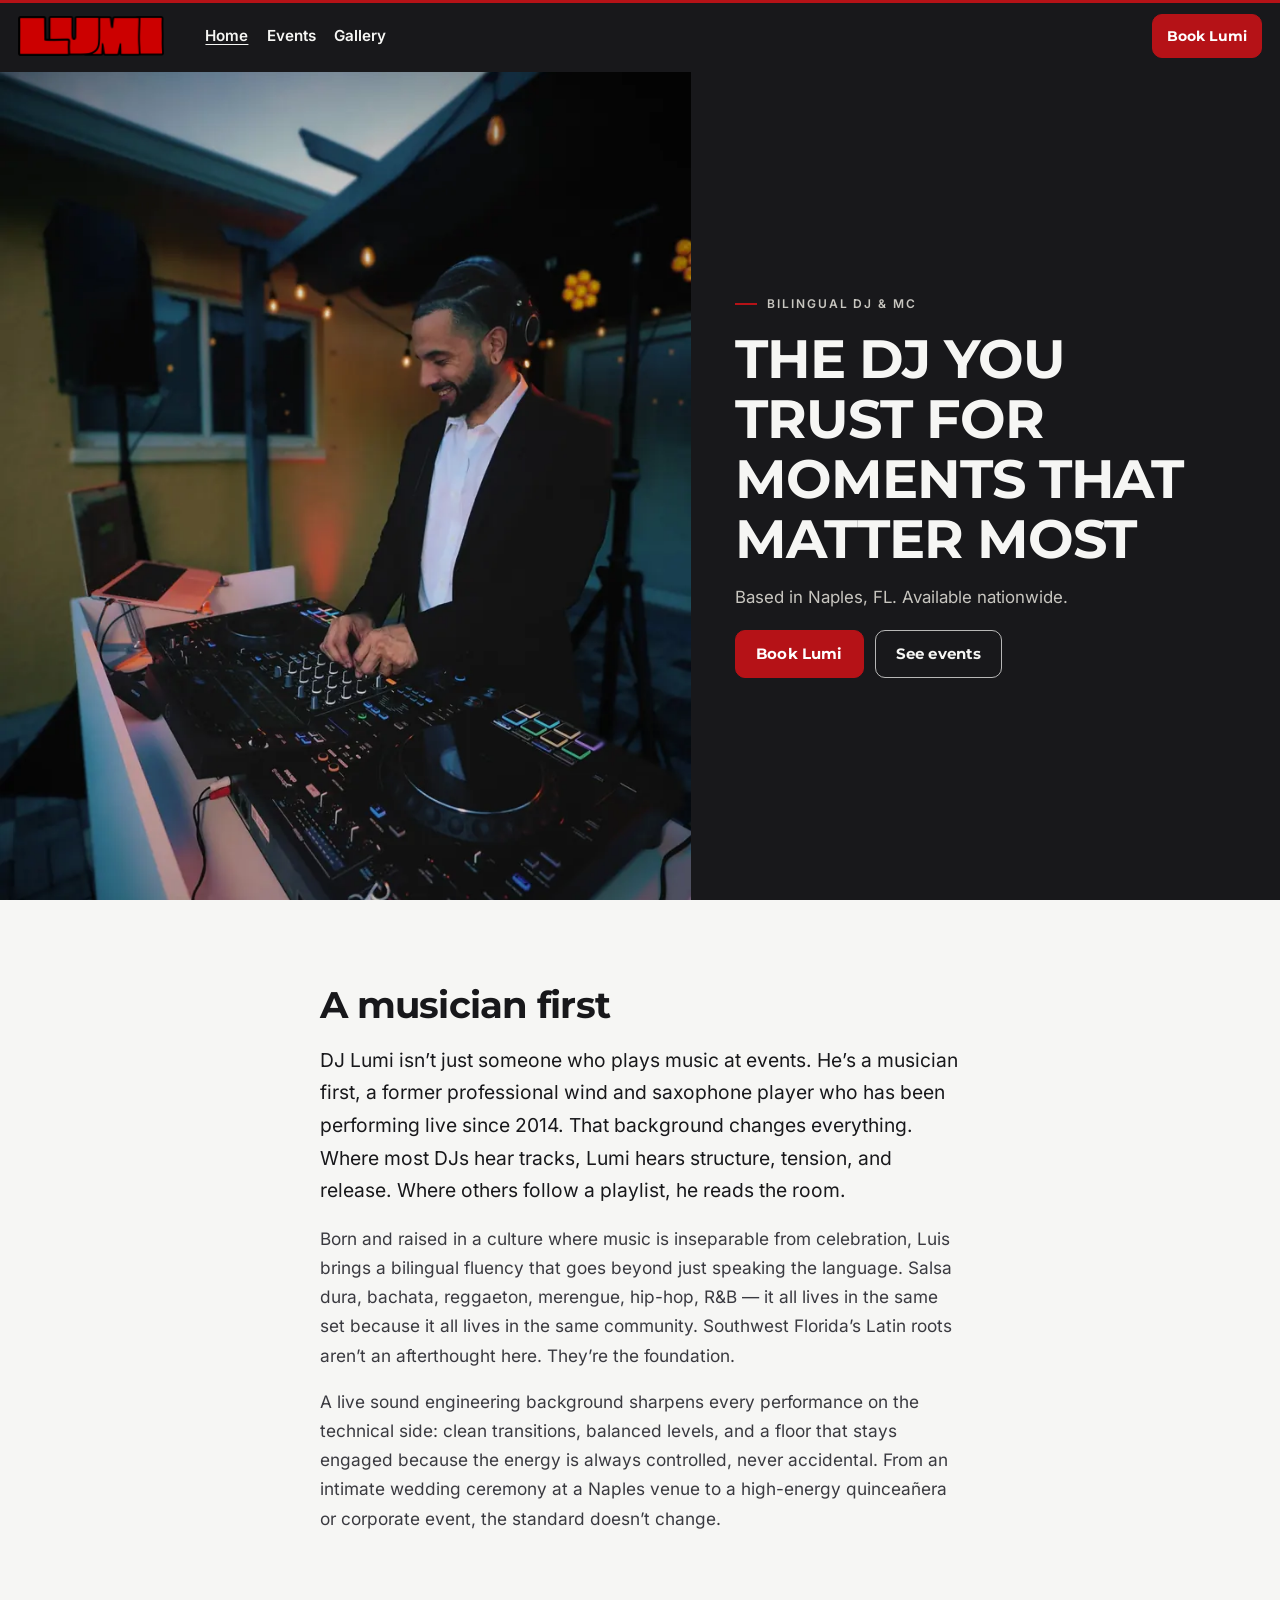
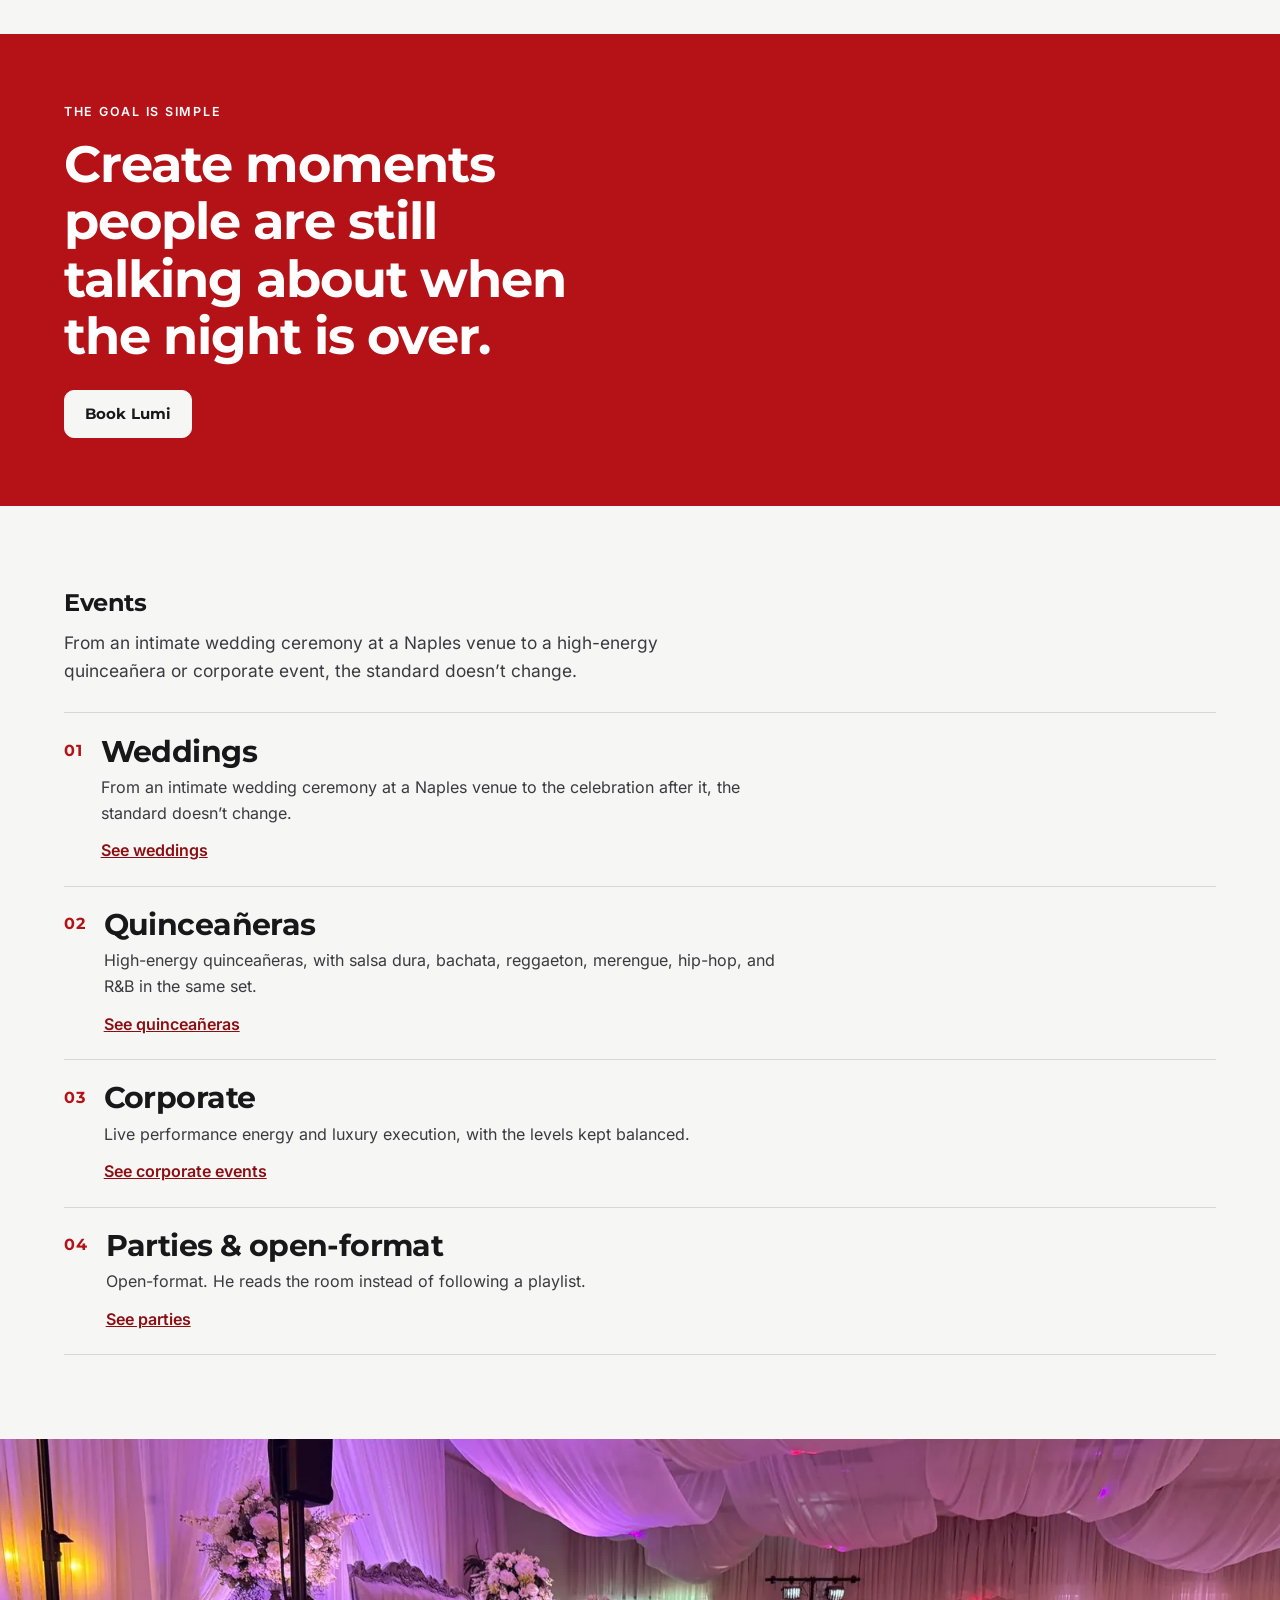
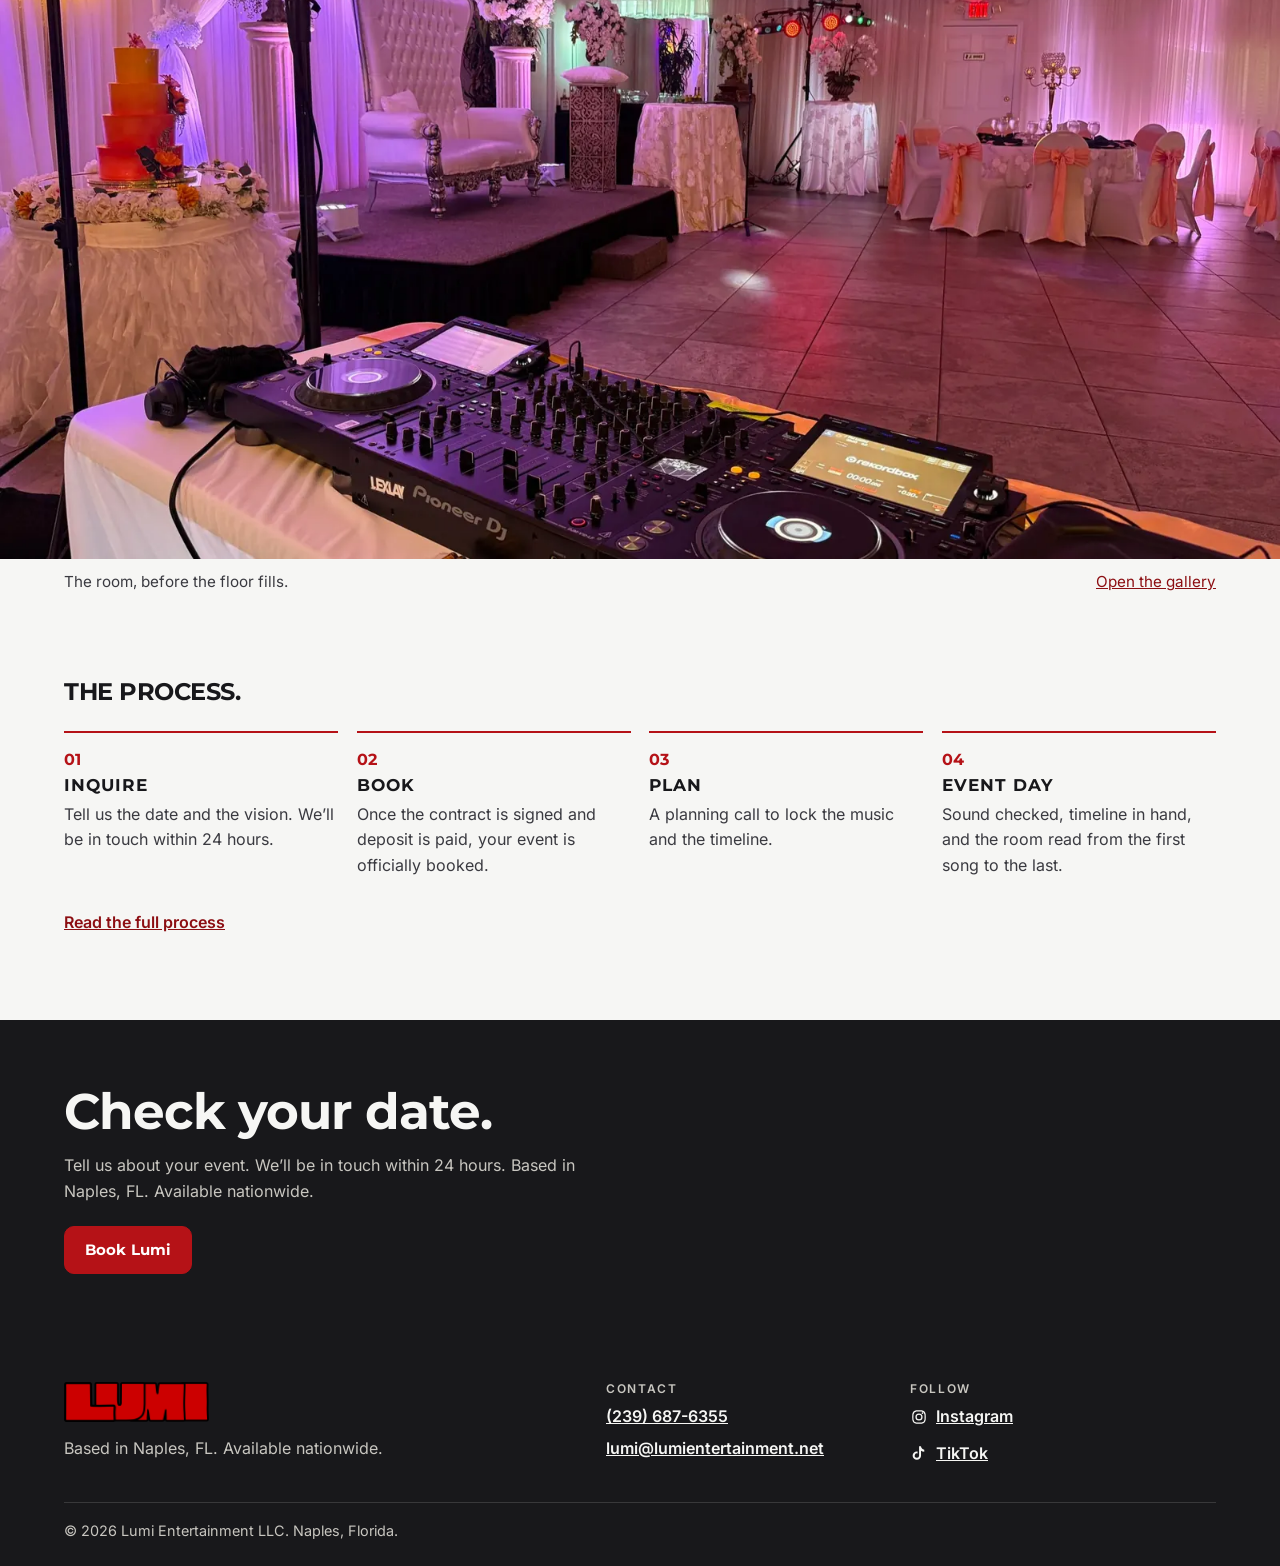
<file: home/index.html>
<!DOCTYPE html>
<html lang="en">
<head>
  <meta charset="utf-8">
  <title>DJ Lumi | Naples, FL Wedding &amp; Event DJ Available Nationwide</title>
  <link rel="canonical" href="https://www.lumientertainment.net/">
  <meta name="robots" content="noindex">
  <meta http-equiv="refresh" content="0; url=../">
  <script>location.replace("../");</script>
</head>
<body>
  <p><a href="../">Lumi Entertainment</a></p>
</body>
</html>
</file>
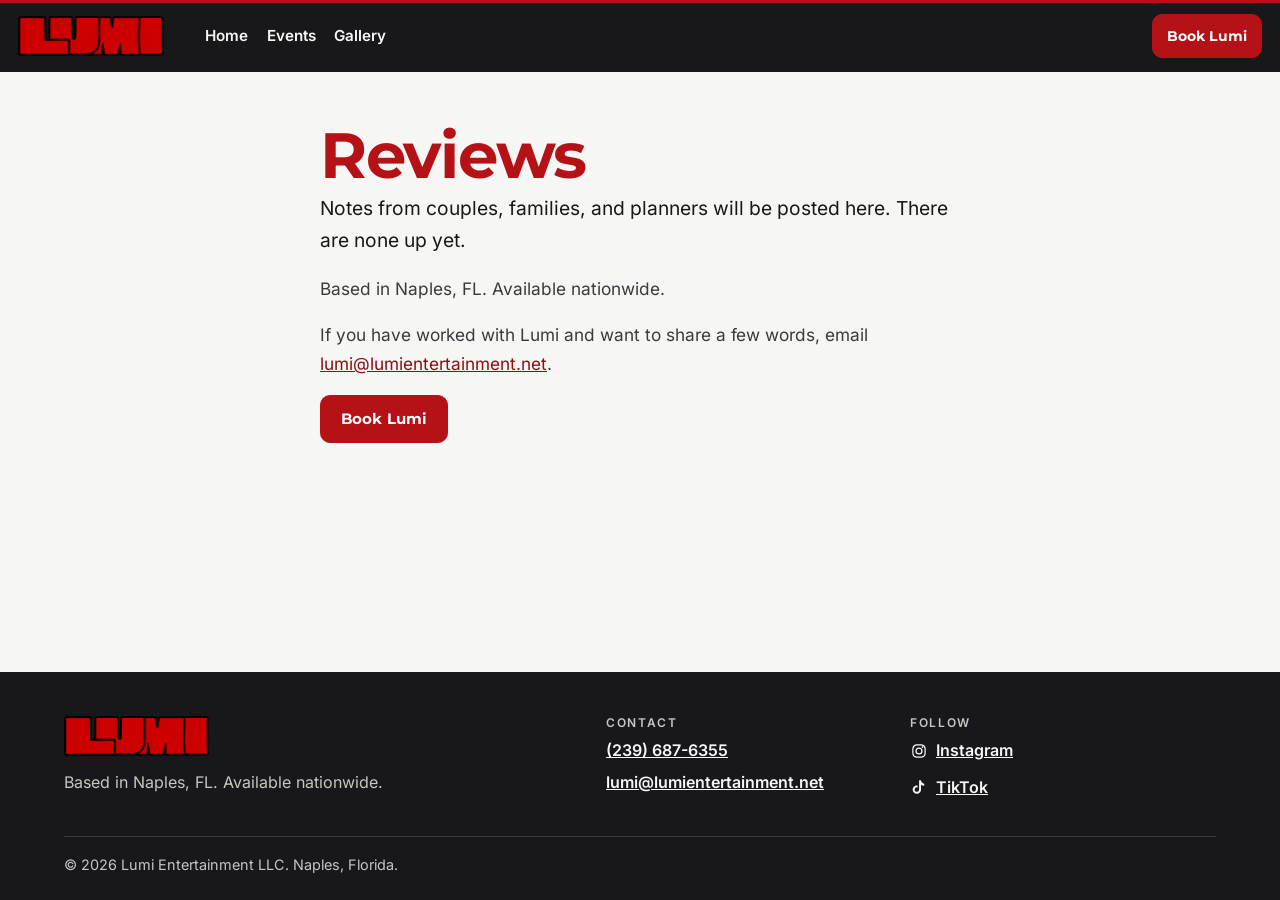
<file: reviews/index.html>
<!DOCTYPE html>
<html lang="en">
<head>
  <meta charset="utf-8">
  <meta name="viewport" content="width=device-width, initial-scale=1">
  <meta name="format-detection" content="telephone=no">
  <title>Reviews | DJ Lumi</title>
  <meta name="description" content="Client notes for DJ Lumi will be posted here. None are published yet.">
  <meta name="robots" content="noindex,follow">
  <meta name="theme-color" content="#18181B">
  <link rel="canonical" href="https://www.lumientertainment.net/reviews/">
  <meta property="og:type" content="website">
  <meta property="og:site_name" content="Lumi Entertainment">
  <meta property="og:locale" content="en_US">
  <meta property="og:title" content="Reviews | DJ Lumi">
  <meta property="og:description" content="Client notes for DJ Lumi will be posted here. None are published yet.">
  <meta property="og:url" content="https://www.lumientertainment.net/reviews/">
  <meta property="og:image" content="https://www.lumientertainment.net/images/og.jpg">
  <meta property="og:image:width" content="1200">
  <meta property="og:image:height" content="630">
  <meta property="og:image:alt" content="DJ Lumi mixing at an outdoor evening event. Lumi Entertainment, a bilingual wedding and event DJ based in Naples, Florida, available nationwide.">
  <meta name="twitter:card" content="summary_large_image">
  <meta name="twitter:title" content="Reviews | DJ Lumi">
  <meta name="twitter:description" content="Client notes for DJ Lumi will be posted here. None are published yet.">
  <meta name="twitter:image" content="https://www.lumientertainment.net/images/og.jpg">
  <meta name="twitter:image:alt" content="DJ Lumi mixing at an outdoor evening event. Lumi Entertainment, a bilingual wedding and event DJ based in Naples, Florida, available nationwide.">
  <link rel="icon" href="../favicon.ico" sizes="any">
  <link rel="icon" type="image/png" href="../images/icon-192.png" sizes="192x192">
  <link rel="apple-touch-icon" href="../images/apple-touch-icon.png">
  <link rel="manifest" href="../site.webmanifest">
  <link rel="preload" href="../fonts/montserrat-700.woff2" as="font" type="font/woff2" crossorigin>
  <link rel="preload" href="../fonts/inter-400.woff2" as="font" type="font/woff2" crossorigin>
  <link rel="stylesheet" href="../css/styles.css?v=20261122b">
  <script type="application/ld+json">
{
  "@context": "https://schema.org",
  "@type": ["EntertainmentBusiness", "LocalBusiness"],
  "@id": "https://www.lumientertainment.net/#business",
  "name": "Lumi Entertainment",
  "legalName": "Lumi Entertainment LLC",
  "alternateName": "DJ Lumi",
  "url": "https://www.lumientertainment.net/",
  "telephone": "+1-239-687-6355",
  "email": "lumi@lumientertainment.net",
  "image": [
    "https://www.lumientertainment.net/images/og.jpg",
    "https://www.lumientertainment.net/images/hero-1400.jpg"
  ],
  "logo": "https://www.lumientertainment.net/images/logo.png",
  "description": "Bilingual English/Spanish DJ and MC for weddings, quinceañeras, and events. Based in Naples, FL. Available nationwide.",
  "address": {
    "@type": "PostalAddress",
    "addressLocality": "Naples",
    "addressRegion": "FL",
    "addressCountry": "US"
  },
  "areaServed": "United States",
  "founder": {
    "@type": "Person",
    "name": "Luis Saavedra",
    "alternateName": "DJ Lumi",
    "jobTitle": "DJ and MC",
    "knowsLanguage": ["en", "es"]
  },
  "contactPoint": {
    "@type": "ContactPoint",
    "telephone": "+1-239-687-6355",
    "email": "lumi@lumientertainment.net",
    "contactType": "reservations",
    "availableLanguage": ["English", "Spanish"]
  },
  "sameAs": [
    "https://instagram.com/djlumiofficial",
    "https://www.tiktok.com/@lumiwhatever"
  ]
}
  </script>
</head>
<body>
  <a class="skip" href="#main">Skip to content</a>
  <header class="site-header">
    <div class="header-inner">
      <a class="logo" href="../">
        <img src="../images/logo.png" alt="Lumi Entertainment" width="1200" height="330">
      </a>
      <nav id="site-nav" class="site-nav" aria-label="Primary">
        <ul>
          <li><a href="../">Home</a></li>
          <li><a href="../weddings/">Events</a></li>
          <li><a href="../gallery/">Gallery</a></li>
        </ul>
        <a class="btn menu-book" href="../booklumi/">Book Lumi</a>
      </nav>
      <a class="btn btn-small header-book" href="../booklumi/"><span class="long">Book Lumi</span><span class="short">Book</span></a>
      <button class="nav-toggle" type="button" aria-expanded="false" aria-controls="site-nav">
        <span class="bars" aria-hidden="true"></span>
        <span class="sr-only">Open menu</span>
      </button>
    </div>
  </header>
  <main id="main">
    <section class="page-hero">
      <div class="wrap prose">
        <h1>Reviews</h1>
        <p class="lead">Notes from couples, families, and planners will be posted here. There are none up yet.</p>
        <p>Based in Naples, FL. Available nationwide.</p>
        <p>If you have worked with Lumi and want to share a few words, email <a href="mailto:lumi@lumientertainment.net">lumi@lumientertainment.net</a>.</p>
        <p><a class="btn" href="../booklumi/">Book Lumi</a></p>
        <!--
          Hidden from the header and footer until a real review is ready.
          Add a real quote below, remove the noindex meta tag, then add a Reviews
          link to the header and footer on every page. Do not invent quotes.

          <article class="review">
            <blockquote>
              <p>The client’s own words.</p>
            </blockquote>
            <p class="review-meta">Name · Event · City</p>
          </article>
        -->
      </div>
    </section>
  </main>
  <footer class="site-footer">
    <div class="wrap footer-grid">
      <div class="footer-brand">
        <a class="logo" href="../">
          <img src="../images/logo.png" alt="Lumi Entertainment" width="1200" height="330">
        </a>
        <p>Based in Naples, FL. Available nationwide.</p>
      </div>
      <div>
        <h2 class="footer-label">Contact</h2>
        <ul class="footer-links">
          <li><a href="tel:+12396876355">(239) 687-6355</a></li>
          <li><a href="mailto:lumi@lumientertainment.net">lumi@lumientertainment.net</a></li>
        </ul>
      </div>
      <div>
        <h2 class="footer-label">Follow</h2>
        <ul class="socials">
          <li><a href="https://instagram.com/djlumiofficial" target="_blank" rel="noopener noreferrer"><svg viewBox="0 0 24 24" width="18" height="18" aria-hidden="true"><path fill="currentColor" d="M12 7.2A4.8 4.8 0 1 0 16.8 12 4.8 4.8 0 0 0 12 7.2zm0 7.9A3.1 3.1 0 1 1 15.1 12 3.1 3.1 0 0 1 12 15.1zm5.7-8.2a1.1 1.1 0 1 1-1.1-1.1 1.1 1.1 0 0 1 1.1 1.1zM12 4.6c1.3 0 1.5 0 2 .05l1.5.07a4.5 4.5 0 0 1 3.8 3.8l.07 1.5c.05.5.05 1.6 0 4l-.07 1.5a4.5 4.5 0 0 1-3.8 3.8l-1.5.07c-.5.05-1.6.05-4 0l-1.5-.07a4.5 4.5 0 0 1-3.8-3.8l-.07-1.5c-.05-.5-.05-1.6 0-4l.07-1.5a4.5 4.5 0 0 1 3.8-3.8l1.5-.07c.5-.05 1.6-.05 2-.05zm0-1.6a18 18 0 0 0-2.1.06L8.4 3.1a6.1 6.1 0 0 0-5.3 5.3l-.06 1.5a18 18 0 0 0 0 4.2l.06 1.5a6.1 6.1 0 0 0 5.3 5.3l1.5.06a18 18 0 0 0 4.2 0l1.5-.06a6.1 6.1 0 0 0 5.3-5.3l.06-1.5a18 18 0 0 0 0-4.2l-.06-1.5a6.1 6.1 0 0 0-5.3-5.3l-1.5-.06A18 18 0 0 0 12 3z"/></svg><span>Instagram</span></a></li>
          <li><a href="https://www.tiktok.com/@lumiwhatever" target="_blank" rel="noopener noreferrer"><svg viewBox="0 0 24 24" width="18" height="18" aria-hidden="true"><path fill="currentColor" d="M14.6 3c.4 2.5 1.9 4.3 4.4 4.7v2.6a7.2 7.2 0 0 1-4.3-1.4v6.6a5.6 5.6 0 1 1-5.6-5.6c.3 0 .7 0 1 .1v2.7a2.9 2.9 0 1 0 2 2.8V3h2.5z"/></svg><span>TikTok</span></a></li>
        </ul>
      </div>
    </div>
    <div class="wrap legal">
      <p>© 2026 Lumi Entertainment LLC. Naples, Florida.</p>
    </div>
  </footer>
  <nav class="tapbar" aria-label="Quick actions">
    <a class="btn tap-book" href="../booklumi/">Book Lumi</a>
  </nav>
  <script src="../js/main.js?v=20261122"></script>
</body>
</html>
</file>
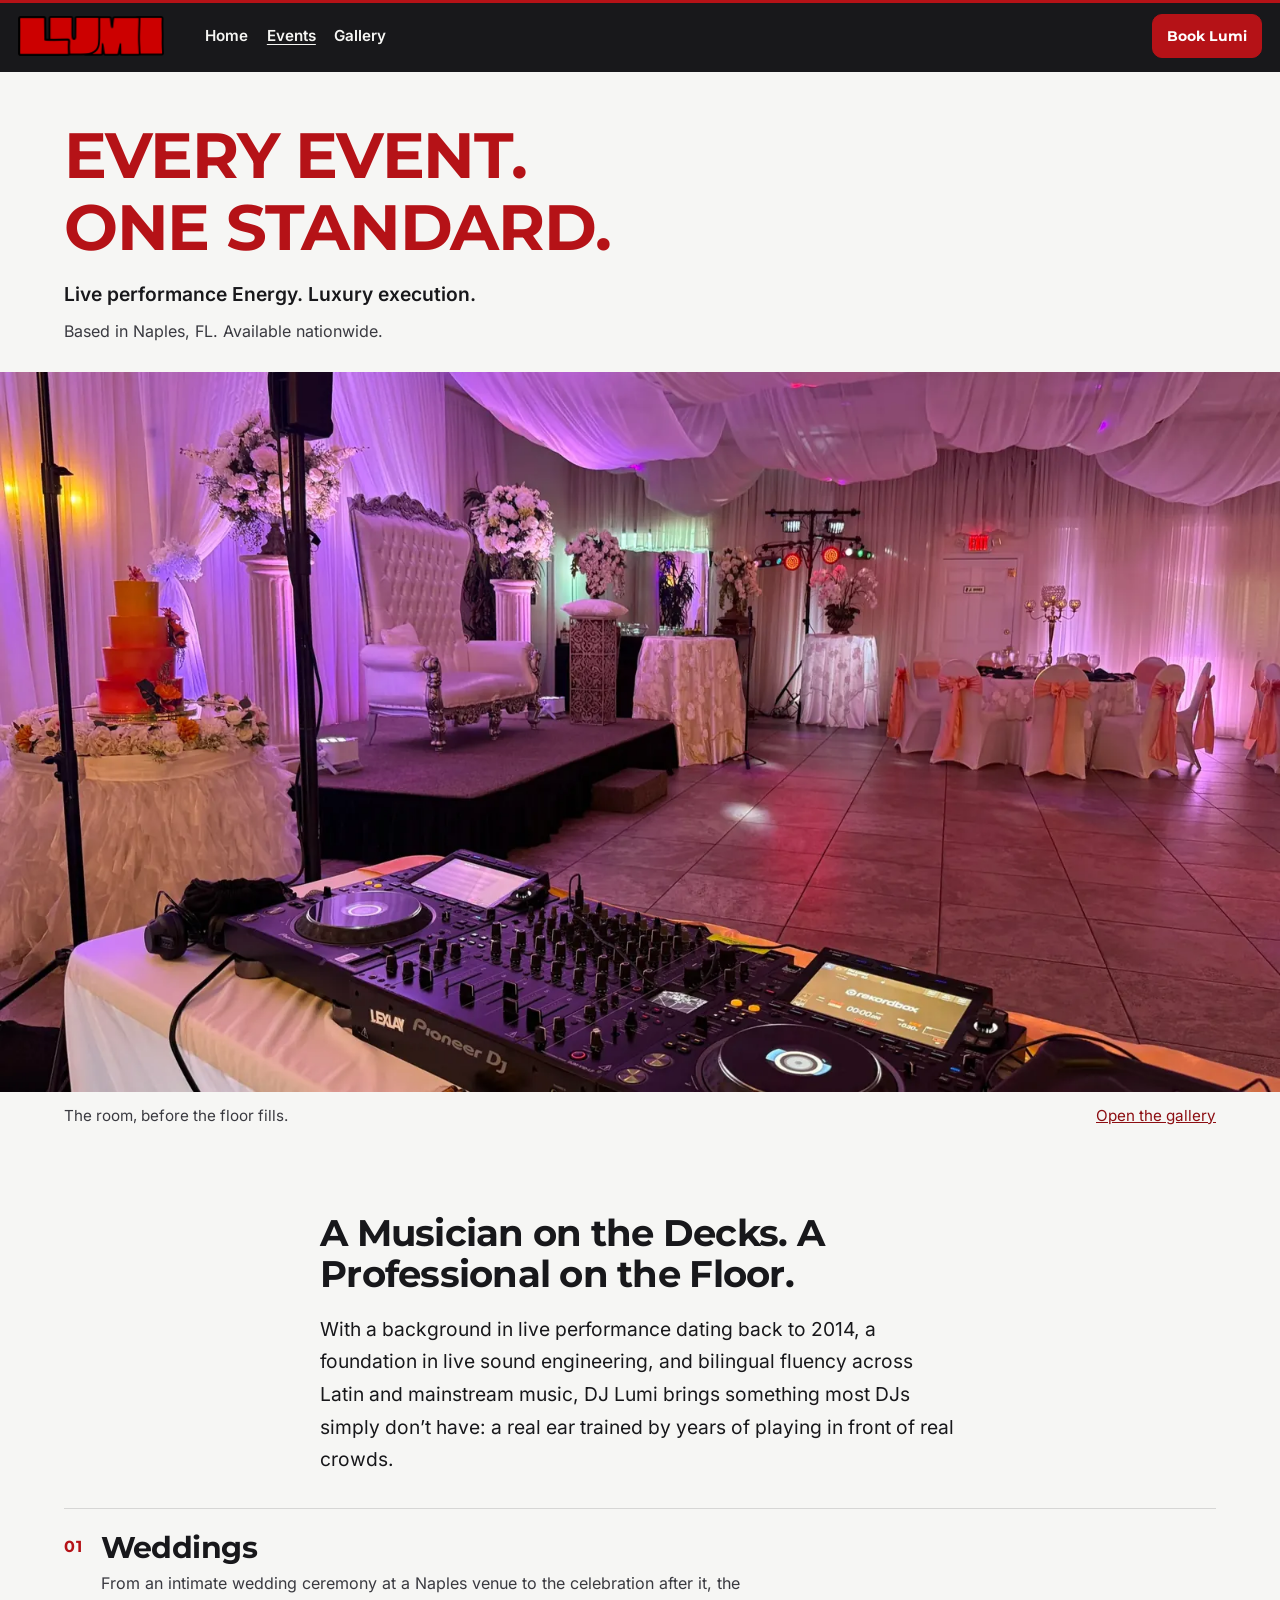
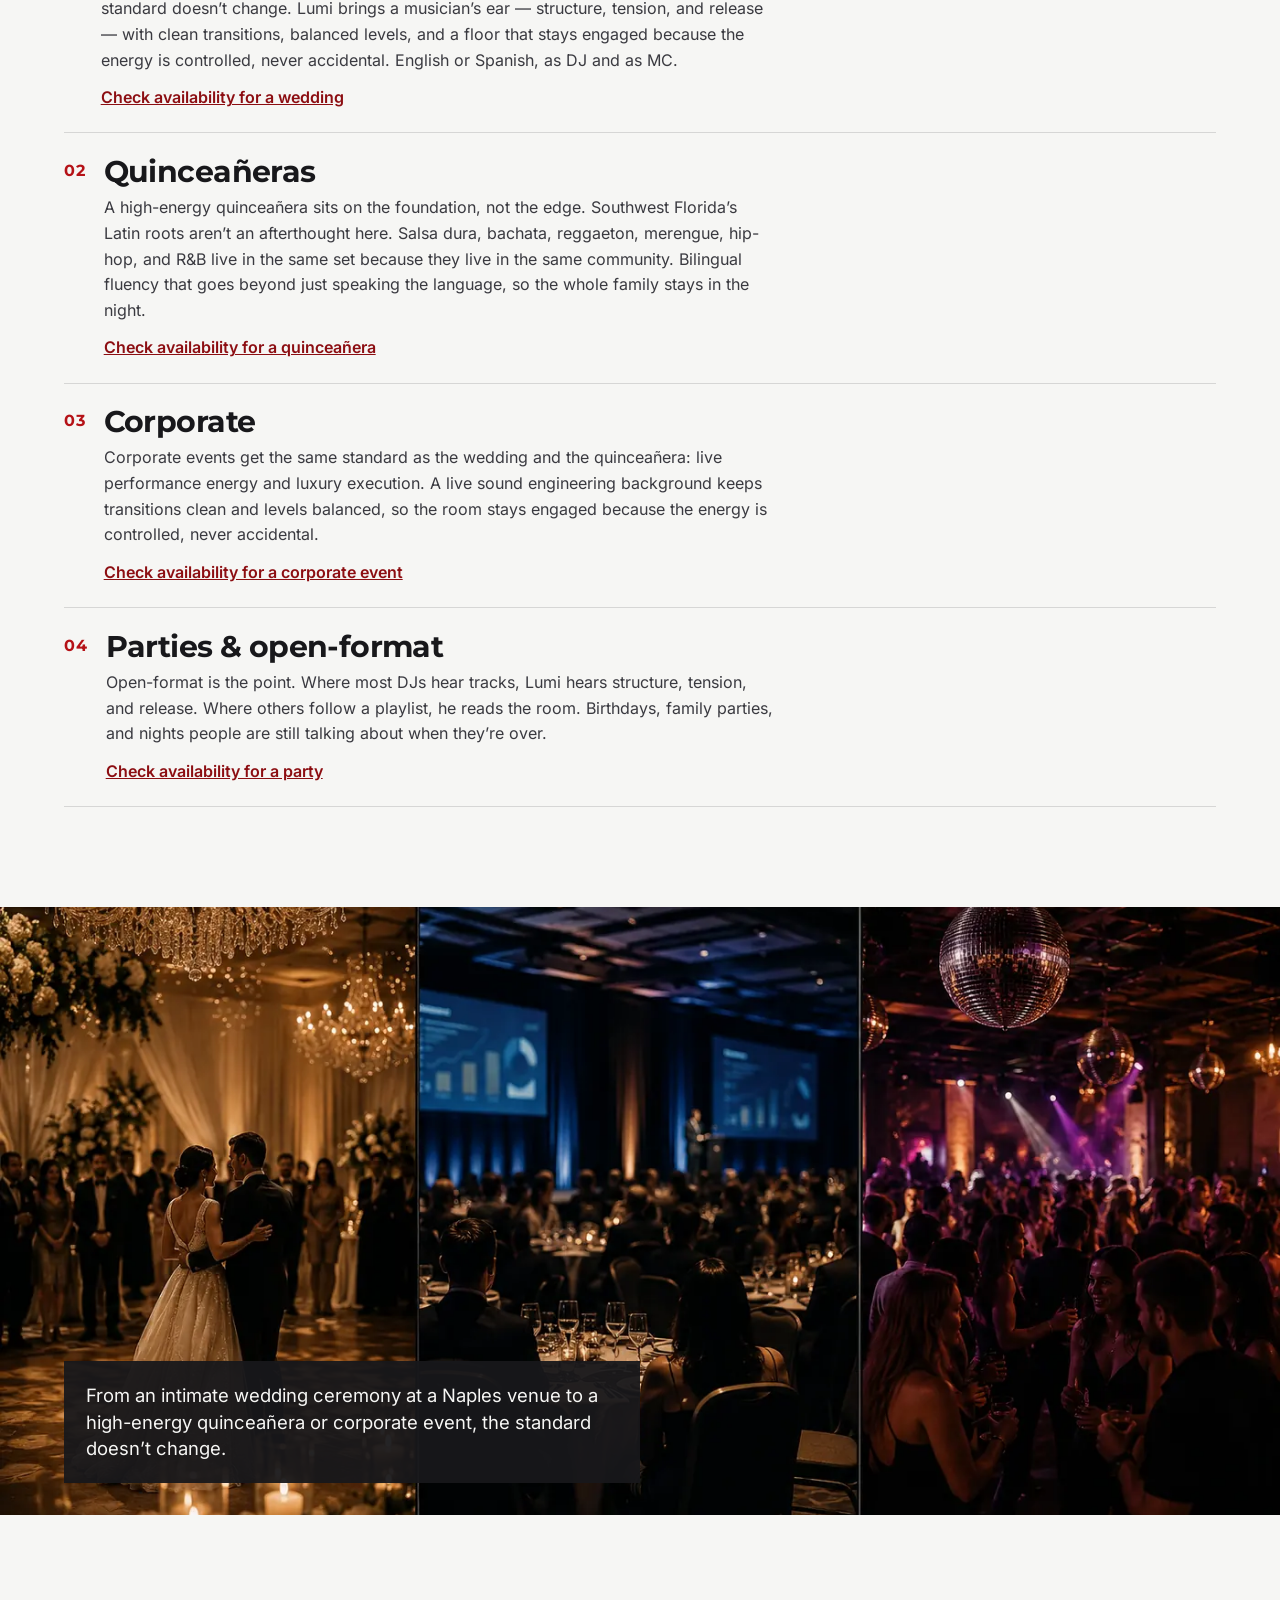
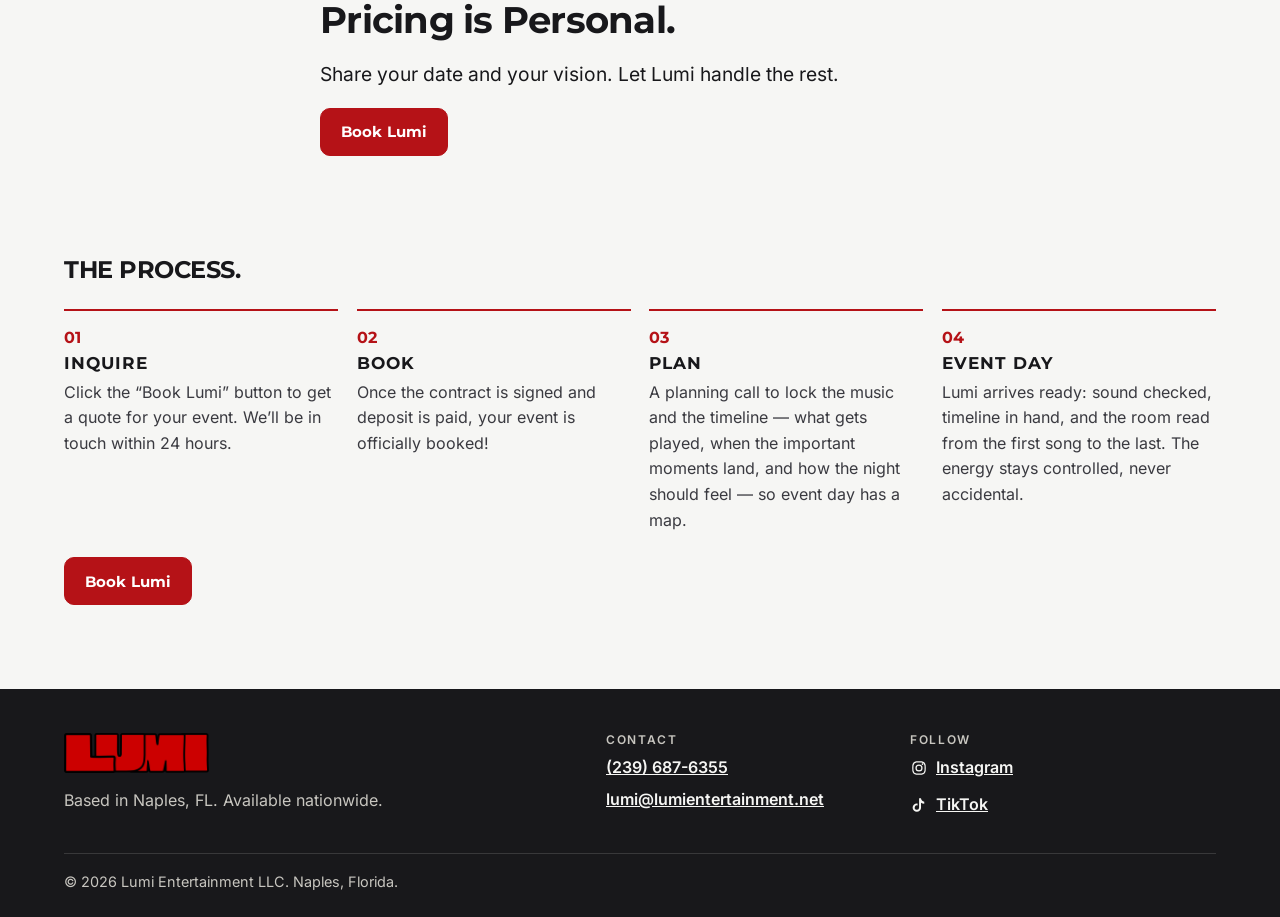
<file: weddings/index.html>
<!DOCTYPE html>
<html lang="en">
<head>
  <meta charset="utf-8">
  <meta name="viewport" content="width=device-width, initial-scale=1">
  <meta name="format-detection" content="telephone=no">
  <title>Events | DJ Lumi — Weddings, Quinceañeras &amp; Parties in Naples, FL</title>
  <meta name="description" content="Book DJ Lumi for weddings, quinceañeras, corporate events, and open-format parties. Live performance energy and luxury execution. Based in Naples, FL. Available nationwide.">
  <meta name="robots" content="index,follow">
  <meta name="theme-color" content="#18181B">
  <link rel="canonical" href="https://www.lumientertainment.net/weddings/">
  <meta property="og:type" content="website">
  <meta property="og:site_name" content="Lumi Entertainment">
  <meta property="og:locale" content="en_US">
  <meta property="og:title" content="Events | DJ Lumi — Weddings, Quinceañeras &amp; Parties in Naples, FL">
  <meta property="og:description" content="Book DJ Lumi for weddings, quinceañeras, corporate events, and open-format parties. Live performance energy and luxury execution. Based in Naples, FL. Available nationwide.">
  <meta property="og:url" content="https://www.lumientertainment.net/weddings/">
  <meta property="og:image" content="https://www.lumientertainment.net/images/og.jpg">
  <meta property="og:image:width" content="1200">
  <meta property="og:image:height" content="630">
  <meta property="og:image:alt" content="DJ Lumi mixing at an outdoor evening event. Lumi Entertainment, a bilingual wedding and event DJ based in Naples, Florida, available nationwide.">
  <meta name="twitter:card" content="summary_large_image">
  <meta name="twitter:title" content="Events | DJ Lumi — Weddings, Quinceañeras &amp; Parties in Naples, FL">
  <meta name="twitter:description" content="Book DJ Lumi for weddings, quinceañeras, corporate events, and open-format parties. Live performance energy and luxury execution. Based in Naples, FL. Available nationwide.">
  <meta name="twitter:image" content="https://www.lumientertainment.net/images/og.jpg">
  <meta name="twitter:image:alt" content="DJ Lumi mixing at an outdoor evening event. Lumi Entertainment, a bilingual wedding and event DJ based in Naples, Florida, available nationwide.">
  <link rel="icon" href="../favicon.ico" sizes="any">
  <link rel="icon" type="image/png" href="../images/icon-192.png" sizes="192x192">
  <link rel="apple-touch-icon" href="../images/apple-touch-icon.png">
  <link rel="manifest" href="../site.webmanifest">
  <link rel="preload" href="../fonts/montserrat-700.woff2" as="font" type="font/woff2" crossorigin>
  <link rel="preload" href="../fonts/inter-400.woff2" as="font" type="font/woff2" crossorigin>
  <link rel="stylesheet" href="../css/styles.css?v=20261122b">
  <script type="application/ld+json">
{
  "@context": "https://schema.org",
  "@type": ["EntertainmentBusiness", "LocalBusiness"],
  "@id": "https://www.lumientertainment.net/#business",
  "name": "Lumi Entertainment",
  "legalName": "Lumi Entertainment LLC",
  "alternateName": "DJ Lumi",
  "url": "https://www.lumientertainment.net/",
  "telephone": "+1-239-687-6355",
  "email": "lumi@lumientertainment.net",
  "image": [
    "https://www.lumientertainment.net/images/og.jpg",
    "https://www.lumientertainment.net/images/hero-1400.jpg"
  ],
  "logo": "https://www.lumientertainment.net/images/logo.png",
  "description": "Bilingual English/Spanish DJ and MC for weddings, quinceañeras, and events. Based in Naples, FL. Available nationwide.",
  "address": {
    "@type": "PostalAddress",
    "addressLocality": "Naples",
    "addressRegion": "FL",
    "addressCountry": "US"
  },
  "areaServed": "United States",
  "founder": {
    "@type": "Person",
    "name": "Luis Saavedra",
    "alternateName": "DJ Lumi",
    "jobTitle": "DJ and MC",
    "knowsLanguage": ["en", "es"]
  },
  "contactPoint": {
    "@type": "ContactPoint",
    "telephone": "+1-239-687-6355",
    "email": "lumi@lumientertainment.net",
    "contactType": "reservations",
    "availableLanguage": ["English", "Spanish"]
  },
  "sameAs": [
    "https://instagram.com/djlumiofficial",
    "https://www.tiktok.com/@lumiwhatever"
  ]
}
  </script>
</head>
<body>
  <a class="skip" href="#main">Skip to content</a>
  <header class="site-header">
    <div class="header-inner">
      <a class="logo" href="../">
        <img src="../images/logo.png" alt="Lumi Entertainment" width="1200" height="330">
      </a>
      <nav id="site-nav" class="site-nav" aria-label="Primary">
        <ul>
          <li><a href="../">Home</a></li>
          <li><a href="../weddings/" aria-current="page">Events</a></li>
          <li><a href="../gallery/">Gallery</a></li>
        </ul>
        <a class="btn menu-book" href="../booklumi/">Book Lumi</a>
      </nav>
      <a class="btn btn-small header-book" href="../booklumi/"><span class="long">Book Lumi</span><span class="short">Book</span></a>
      <button class="nav-toggle" type="button" aria-expanded="false" aria-controls="site-nav">
        <span class="bars" aria-hidden="true"></span>
        <span class="sr-only">Open menu</span>
      </button>
    </div>
  </header>
  <main id="main">
    <section class="page-hero">
      <div class="wrap">
        <h1>EVERY EVENT. ONE STANDARD.</h1>
        <p class="lede">Live performance Energy. Luxury execution.</p>
        <p class="coverage">Based in Naples, FL. Available nationwide.</p>
      </div>
    </section>
    <figure class="feature-photo">
      <picture>
            <source type="image/webp" srcset="../images/reception-900.webp 900w, ../images/reception-1600.webp 1600w, ../images/reception-2200.webp 2200w" sizes="100vw">
            <img src="../images/reception-1600.jpg" alt="A celebration hall seen from the DJ booth: a controller in the foreground, a white throne chair and tiered cake on a stage, draped ceilings, and purple uplighting." width="1600" height="900" loading="eager" decoding="async" fetchpriority="high">
          </picture>
      <figcaption class="wrap caption-row">
        <span>The room, before the floor fills.</span>
        <a href="../gallery/">Open the gallery</a>
      </figcaption>
    </figure>
    <section class="section">
      <div class="wrap prose">
        <h2>A Musician on the Decks. A Professional on the Floor.</h2>
        <p class="lead">With a background in live performance dating back to 2014, a foundation in live sound engineering, and bilingual fluency across Latin and mainstream music, DJ Lumi brings something most DJs simply don’t have: a real ear trained by years of playing in front of real crowds.</p>
      </div>
      <div class="wrap event-stack" style="margin-top:2rem">
        <article class="event-block" id="weddings">
          <span class="svc-num">01</span>
          <div>
            <h2>Weddings</h2>
            <p>From an intimate wedding ceremony at a Naples venue to the celebration after it, the standard doesn’t change. Lumi brings a musician’s ear — structure, tension, and release — with clean transitions, balanced levels, and a floor that stays engaged because the energy is controlled, never accidental. English or Spanish, as DJ and as MC.</p>
            <a class="text-link" href="../booklumi/?type=Wedding">Check availability for a wedding</a>
          </div>
        </article>
        <article class="event-block" id="quinceaneras">
          <span class="svc-num">02</span>
          <div>
            <h2>Quinceañeras</h2>
            <p>A high-energy quinceañera sits on the foundation, not the edge. Southwest Florida’s Latin roots aren’t an afterthought here. Salsa dura, bachata, reggaeton, merengue, hip-hop, and R&amp;B live in the same set because they live in the same community. Bilingual fluency that goes beyond just speaking the language, so the whole family stays in the night.</p>
            <a class="text-link" href="../booklumi/?type=Quinceañera">Check availability for a quinceañera</a>
          </div>
        </article>
        <article class="event-block" id="corporate">
          <span class="svc-num">03</span>
          <div>
            <h2>Corporate</h2>
            <p>Corporate events get the same standard as the wedding and the quinceañera: live performance energy and luxury execution. A live sound engineering background keeps transitions clean and levels balanced, so the room stays engaged because the energy is controlled, never accidental.</p>
            <a class="text-link" href="../booklumi/?type=Corporate">Check availability for a corporate event</a>
          </div>
        </article>
        <article class="event-block" id="parties">
          <span class="svc-num">04</span>
          <div>
            <h2>Parties &amp; open-format</h2>
            <p>Open-format is the point. Where most DJs hear tracks, Lumi hears structure, tension, and release. Where others follow a playlist, he reads the room. Birthdays, family parties, and nights people are still talking about when they’re over.</p>
            <a class="text-link" href="../booklumi/#inquiry">Check availability for a party</a>
          </div>
        </article>
      </div>
    </section>
    <section class="scenes">
      <div class="scenes-media">
        <picture>
            <source type="image/webp" srcset="../images/scenes-800.webp 800w, ../images/scenes-1400.webp 1400w" sizes="100vw">
            <img src="../images/scenes-1400.jpg" alt="A stylized triptych of a wedding dance under chandeliers, a corporate dinner with a presentation, and a crowded party under disco balls." width="1400" height="933" loading="lazy" decoding="async">
          </picture>
      </div>
      <div class="wrap">
        <div class="scenes-card">
          <p>From an intimate wedding ceremony at a Naples venue to a high-energy quinceañera or corporate event, the standard doesn’t change.</p>
        </div>
      </div>
    </section>
    <section class="section" id="pricing">
      <div class="wrap prose">
        <h2>Pricing is Personal.</h2>
        <p class="lead">Share your date and your vision. Let Lumi handle the rest.</p>
        <p><a class="btn" href="../booklumi/">Book Lumi</a></p>
      </div>
    </section>
    <section class="section" id="process" style="padding-top:0">
      <div class="wrap">
        <h2>THE PROCESS.</h2>
        <ol class="steps">
          <li>
            <span class="step-num">01</span>
            <h3>Inquire</h3>
            <p>Click the “Book Lumi” button to get a quote for your event. We’ll be in touch within 24 hours.</p>
          </li>
          <li>
            <span class="step-num">02</span>
            <h3>Book</h3>
            <p>Once the contract is signed and deposit is paid, your event is officially booked!</p>
          </li>
          <li>
            <span class="step-num">03</span>
            <h3>Plan</h3>
            <p>A planning call to lock the music and the timeline — what gets played, when the important moments land, and how the night should feel — so event day has a map.</p>
          </li>
          <li>
            <span class="step-num">04</span>
            <h3>Event day</h3>
            <p>Lumi arrives ready: sound checked, timeline in hand, and the room read from the first song to the last. The energy stays controlled, never accidental.</p>
          </li>
        </ol>
        <p style="margin-top:1.5rem"><a class="btn" href="../booklumi/">Book Lumi</a></p>
      </div>
    </section>
  </main>
  <footer class="site-footer">
    <div class="wrap footer-grid">
      <div class="footer-brand">
        <a class="logo" href="../">
          <img src="../images/logo.png" alt="Lumi Entertainment" width="1200" height="330">
        </a>
        <p>Based in Naples, FL. Available nationwide.</p>
      </div>
      <div>
        <h2 class="footer-label">Contact</h2>
        <ul class="footer-links">
          <li><a href="tel:+12396876355">(239) 687-6355</a></li>
          <li><a href="mailto:lumi@lumientertainment.net">lumi@lumientertainment.net</a></li>
        </ul>
      </div>
      <div>
        <h2 class="footer-label">Follow</h2>
        <ul class="socials">
          <li><a href="https://instagram.com/djlumiofficial" target="_blank" rel="noopener noreferrer"><svg viewBox="0 0 24 24" width="18" height="18" aria-hidden="true"><path fill="currentColor" d="M12 7.2A4.8 4.8 0 1 0 16.8 12 4.8 4.8 0 0 0 12 7.2zm0 7.9A3.1 3.1 0 1 1 15.1 12 3.1 3.1 0 0 1 12 15.1zm5.7-8.2a1.1 1.1 0 1 1-1.1-1.1 1.1 1.1 0 0 1 1.1 1.1zM12 4.6c1.3 0 1.5 0 2 .05l1.5.07a4.5 4.5 0 0 1 3.8 3.8l.07 1.5c.05.5.05 1.6 0 4l-.07 1.5a4.5 4.5 0 0 1-3.8 3.8l-1.5.07c-.5.05-1.6.05-4 0l-1.5-.07a4.5 4.5 0 0 1-3.8-3.8l-.07-1.5c-.05-.5-.05-1.6 0-4l.07-1.5a4.5 4.5 0 0 1 3.8-3.8l1.5-.07c.5-.05 1.6-.05 2-.05zm0-1.6a18 18 0 0 0-2.1.06L8.4 3.1a6.1 6.1 0 0 0-5.3 5.3l-.06 1.5a18 18 0 0 0 0 4.2l.06 1.5a6.1 6.1 0 0 0 5.3 5.3l1.5.06a18 18 0 0 0 4.2 0l1.5-.06a6.1 6.1 0 0 0 5.3-5.3l.06-1.5a18 18 0 0 0 0-4.2l-.06-1.5a6.1 6.1 0 0 0-5.3-5.3l-1.5-.06A18 18 0 0 0 12 3z"/></svg><span>Instagram</span></a></li>
          <li><a href="https://www.tiktok.com/@lumiwhatever" target="_blank" rel="noopener noreferrer"><svg viewBox="0 0 24 24" width="18" height="18" aria-hidden="true"><path fill="currentColor" d="M14.6 3c.4 2.5 1.9 4.3 4.4 4.7v2.6a7.2 7.2 0 0 1-4.3-1.4v6.6a5.6 5.6 0 1 1-5.6-5.6c.3 0 .7 0 1 .1v2.7a2.9 2.9 0 1 0 2 2.8V3h2.5z"/></svg><span>TikTok</span></a></li>
        </ul>
      </div>
    </div>
    <div class="wrap legal">
      <p>© 2026 Lumi Entertainment LLC. Naples, Florida.</p>
    </div>
  </footer>
  <nav class="tapbar" aria-label="Quick actions">
    <a class="btn tap-book" href="../booklumi/">Book Lumi</a>
  </nav>
  <script src="../js/main.js?v=20261122"></script>
</body>
</html>
</file>
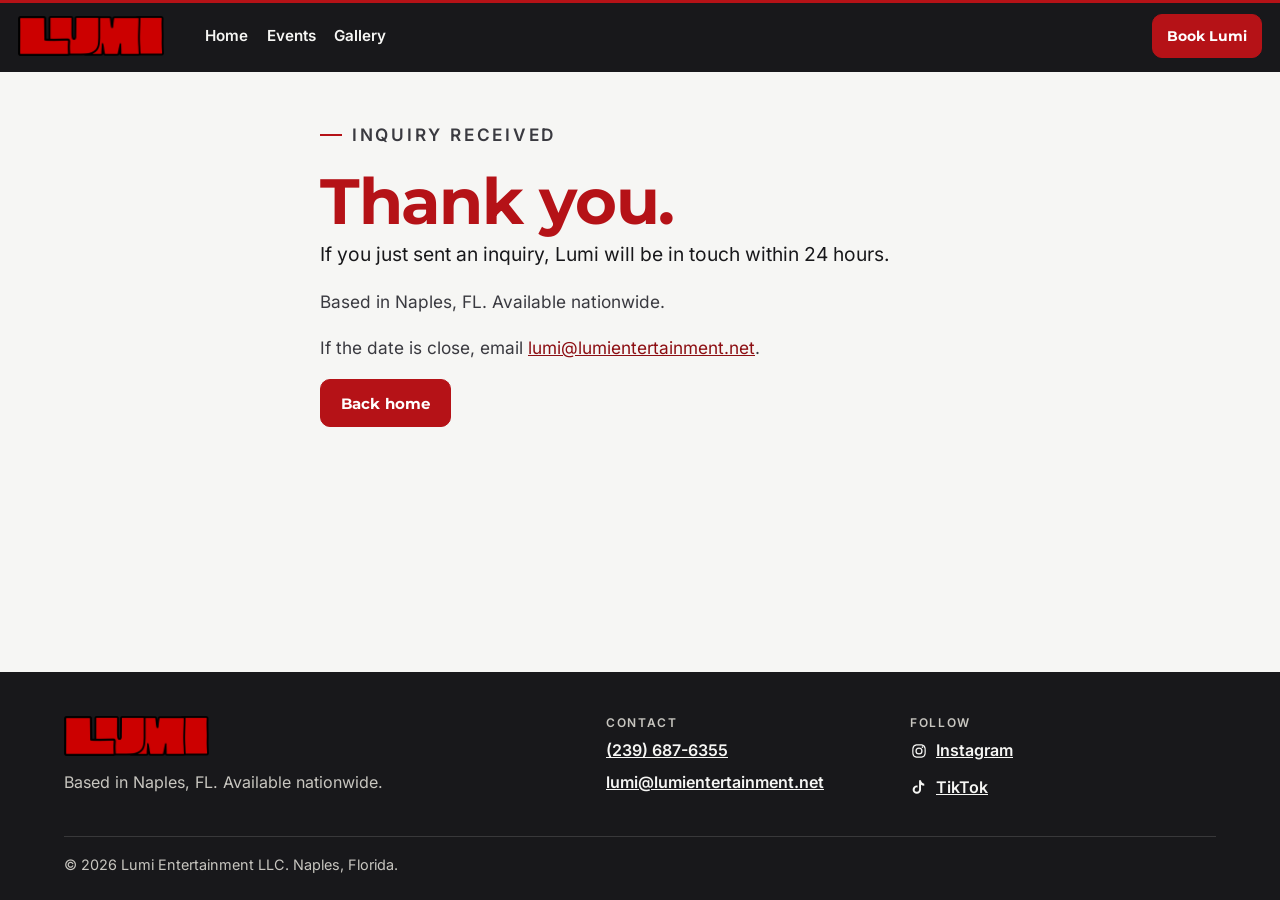
<file: booklumi/thanks/index.html>
<!DOCTYPE html>
<html lang="en">
<head>
  <meta charset="utf-8">
  <meta name="viewport" content="width=device-width, initial-scale=1">
  <meta name="format-detection" content="telephone=no">
  <title>Thank You | DJ Lumi</title>
  <meta name="description" content="Your inquiry is in. DJ Lumi will be in touch within 24 hours.">
  <meta name="robots" content="noindex,follow">
  <meta name="theme-color" content="#18181B">
  <link rel="canonical" href="https://www.lumientertainment.net/booklumi/thanks/">
  <meta property="og:type" content="website">
  <meta property="og:site_name" content="Lumi Entertainment">
  <meta property="og:locale" content="en_US">
  <meta property="og:title" content="Thank You | DJ Lumi">
  <meta property="og:description" content="Your inquiry is in. DJ Lumi will be in touch within 24 hours.">
  <meta property="og:url" content="https://www.lumientertainment.net/booklumi/thanks/">
  <meta property="og:image" content="https://www.lumientertainment.net/images/og.jpg">
  <meta property="og:image:width" content="1200">
  <meta property="og:image:height" content="630">
  <meta property="og:image:alt" content="DJ Lumi mixing at an outdoor evening event. Lumi Entertainment, a bilingual wedding and event DJ based in Naples, Florida, available nationwide.">
  <meta name="twitter:card" content="summary_large_image">
  <meta name="twitter:title" content="Thank You | DJ Lumi">
  <meta name="twitter:description" content="Your inquiry is in. DJ Lumi will be in touch within 24 hours.">
  <meta name="twitter:image" content="https://www.lumientertainment.net/images/og.jpg">
  <meta name="twitter:image:alt" content="DJ Lumi mixing at an outdoor evening event. Lumi Entertainment, a bilingual wedding and event DJ based in Naples, Florida, available nationwide.">
  <link rel="icon" href="../../favicon.ico" sizes="any">
  <link rel="icon" type="image/png" href="../../images/icon-192.png" sizes="192x192">
  <link rel="apple-touch-icon" href="../../images/apple-touch-icon.png">
  <link rel="manifest" href="../../site.webmanifest">
  <link rel="preload" href="../../fonts/montserrat-700.woff2" as="font" type="font/woff2" crossorigin>
  <link rel="preload" href="../../fonts/inter-400.woff2" as="font" type="font/woff2" crossorigin>
  <link rel="stylesheet" href="../../css/styles.css?v=20261122b">
  <script type="application/ld+json">
{
  "@context": "https://schema.org",
  "@type": ["EntertainmentBusiness", "LocalBusiness"],
  "@id": "https://www.lumientertainment.net/#business",
  "name": "Lumi Entertainment",
  "legalName": "Lumi Entertainment LLC",
  "alternateName": "DJ Lumi",
  "url": "https://www.lumientertainment.net/",
  "telephone": "+1-239-687-6355",
  "email": "lumi@lumientertainment.net",
  "image": [
    "https://www.lumientertainment.net/images/og.jpg",
    "https://www.lumientertainment.net/images/hero-1400.jpg"
  ],
  "logo": "https://www.lumientertainment.net/images/logo.png",
  "description": "Bilingual English/Spanish DJ and MC for weddings, quinceañeras, and events. Based in Naples, FL. Available nationwide.",
  "address": {
    "@type": "PostalAddress",
    "addressLocality": "Naples",
    "addressRegion": "FL",
    "addressCountry": "US"
  },
  "areaServed": "United States",
  "founder": {
    "@type": "Person",
    "name": "Luis Saavedra",
    "alternateName": "DJ Lumi",
    "jobTitle": "DJ and MC",
    "knowsLanguage": ["en", "es"]
  },
  "contactPoint": {
    "@type": "ContactPoint",
    "telephone": "+1-239-687-6355",
    "email": "lumi@lumientertainment.net",
    "contactType": "reservations",
    "availableLanguage": ["English", "Spanish"]
  },
  "sameAs": [
    "https://instagram.com/djlumiofficial",
    "https://www.tiktok.com/@lumiwhatever"
  ]
}
  </script>
</head>
<body>
  <a class="skip" href="#main">Skip to content</a>
  <header class="site-header">
    <div class="header-inner">
      <a class="logo" href="../../">
        <img src="../../images/logo.png" alt="Lumi Entertainment" width="1200" height="330">
      </a>
      <nav id="site-nav" class="site-nav" aria-label="Primary">
        <ul>
          <li><a href="../../">Home</a></li>
          <li><a href="../../weddings/">Events</a></li>
          <li><a href="../../gallery/">Gallery</a></li>
        </ul>
        <a class="btn menu-book" href="../">Book Lumi</a>
      </nav>
      <a class="btn btn-small header-book" href="../"><span class="long">Book Lumi</span><span class="short">Book</span></a>
      <button class="nav-toggle" type="button" aria-expanded="false" aria-controls="site-nav">
        <span class="bars" aria-hidden="true"></span>
        <span class="sr-only">Open menu</span>
      </button>
    </div>
  </header>
  <main id="main">
    <section class="page-hero">
      <div class="wrap prose">
        <p class="eyebrow">Inquiry received</p>
        <h1>Thank you.</h1>
        <p class="lead">If you just sent an inquiry, Lumi will be in touch within 24 hours.</p>
        <p>Based in Naples, FL. Available nationwide.</p>
        <p>If the date is close, email <a href="mailto:lumi@lumientertainment.net">lumi@lumientertainment.net</a>.</p>
        <p><a class="btn" href="../../">Back home</a></p>
      </div>
    </section>
  </main>
  <footer class="site-footer">
    <div class="wrap footer-grid">
      <div class="footer-brand">
        <a class="logo" href="../../">
          <img src="../../images/logo.png" alt="Lumi Entertainment" width="1200" height="330">
        </a>
        <p>Based in Naples, FL. Available nationwide.</p>
      </div>
      <div>
        <h2 class="footer-label">Contact</h2>
        <ul class="footer-links">
          <li><a href="tel:+12396876355">(239) 687-6355</a></li>
          <li><a href="mailto:lumi@lumientertainment.net">lumi@lumientertainment.net</a></li>
        </ul>
      </div>
      <div>
        <h2 class="footer-label">Follow</h2>
        <ul class="socials">
          <li><a href="https://instagram.com/djlumiofficial" target="_blank" rel="noopener noreferrer"><svg viewBox="0 0 24 24" width="18" height="18" aria-hidden="true"><path fill="currentColor" d="M12 7.2A4.8 4.8 0 1 0 16.8 12 4.8 4.8 0 0 0 12 7.2zm0 7.9A3.1 3.1 0 1 1 15.1 12 3.1 3.1 0 0 1 12 15.1zm5.7-8.2a1.1 1.1 0 1 1-1.1-1.1 1.1 1.1 0 0 1 1.1 1.1zM12 4.6c1.3 0 1.5 0 2 .05l1.5.07a4.5 4.5 0 0 1 3.8 3.8l.07 1.5c.05.5.05 1.6 0 4l-.07 1.5a4.5 4.5 0 0 1-3.8 3.8l-1.5.07c-.5.05-1.6.05-4 0l-1.5-.07a4.5 4.5 0 0 1-3.8-3.8l-.07-1.5c-.05-.5-.05-1.6 0-4l.07-1.5a4.5 4.5 0 0 1 3.8-3.8l1.5-.07c.5-.05 1.6-.05 2-.05zm0-1.6a18 18 0 0 0-2.1.06L8.4 3.1a6.1 6.1 0 0 0-5.3 5.3l-.06 1.5a18 18 0 0 0 0 4.2l.06 1.5a6.1 6.1 0 0 0 5.3 5.3l1.5.06a18 18 0 0 0 4.2 0l1.5-.06a6.1 6.1 0 0 0 5.3-5.3l.06-1.5a18 18 0 0 0 0-4.2l-.06-1.5a6.1 6.1 0 0 0-5.3-5.3l-1.5-.06A18 18 0 0 0 12 3z"/></svg><span>Instagram</span></a></li>
          <li><a href="https://www.tiktok.com/@lumiwhatever" target="_blank" rel="noopener noreferrer"><svg viewBox="0 0 24 24" width="18" height="18" aria-hidden="true"><path fill="currentColor" d="M14.6 3c.4 2.5 1.9 4.3 4.4 4.7v2.6a7.2 7.2 0 0 1-4.3-1.4v6.6a5.6 5.6 0 1 1-5.6-5.6c.3 0 .7 0 1 .1v2.7a2.9 2.9 0 1 0 2 2.8V3h2.5z"/></svg><span>TikTok</span></a></li>
        </ul>
      </div>
    </div>
    <div class="wrap legal">
      <p>© 2026 Lumi Entertainment LLC. Naples, Florida.</p>
    </div>
  </footer>
  <nav class="tapbar" aria-label="Quick actions">
    <a class="btn tap-book" href="../">Book Lumi</a>
  </nav>
  <script src="../../js/main.js?v=20261122"></script>
</body>
</html>
</file>
<file: css/styles.css>
/* Lumi Entertainment
   Ink #18181B · Paper #F6F6F4 · Crimson #B51217
   Headings: Montserrat. Body: Inter. */

@font-face {
  font-family: "Inter";
  font-style: normal;
  font-weight: 400;
  font-display: swap;
  src: url("../fonts/inter-400.woff2") format("woff2");
  unicode-range: U+0000-00FF, U+0131, U+0152-0153, U+02BB-02BC, U+02C6, U+02DA, U+02DC, U+0304, U+0308, U+0329, U+2000-206F, U+20AC, U+2122, U+2191, U+2193, U+2212, U+2215, U+FEFF, U+FFFD;
}

@font-face {
  font-family: "Inter";
  font-style: normal;
  font-weight: 600;
  font-display: swap;
  src: url("../fonts/inter-600.woff2") format("woff2");
  unicode-range: U+0000-00FF, U+0131, U+0152-0153, U+02BB-02BC, U+02C6, U+02DA, U+02DC, U+0304, U+0308, U+0329, U+2000-206F, U+20AC, U+2122, U+2191, U+2193, U+2212, U+2215, U+FEFF, U+FFFD;
}

@font-face {
  font-family: "Montserrat";
  font-style: normal;
  font-weight: 700;
  font-display: swap;
  src: url("../fonts/montserrat-700.woff2") format("woff2");
  unicode-range: U+0000-00FF, U+0131, U+0152-0153, U+02BB-02BC, U+02C6, U+02DA, U+02DC, U+0304, U+0308, U+0329, U+2000-206F, U+20AC, U+2122, U+2191, U+2193, U+2212, U+2215, U+FEFF, U+FFFD;
}

:root {
  --ink: #18181b;
  --paper: #f6f6f4;
  --crimson: #b51217;
  --crimson-deep: #8c0e12;
  --muted: #c8c6c0;
  --muted-ink: #3a3a40;
  --line: rgba(24, 24, 27, 0.14);
  --white: #fff;
  --radius: 10px;
  --sans: "Inter", "Helvetica Neue", Helvetica, Arial, sans-serif;
  --display: "Montserrat", "Helvetica Neue", Helvetica, Arial, sans-serif;
  --max: 72rem;
  --gutter: 1.25rem;
  --header: 4.5rem;
  color-scheme: light;
}

*,
*::before,
*::after { box-sizing: border-box; }

[hidden] { display: none !important; }

html { scroll-padding-top: 5.5rem; }

body {
  margin: 0;
  min-height: 100vh;
  display: flex;
  flex-direction: column;
  background: var(--paper);
  color: var(--ink);
  font-family: var(--sans);
  font-size: 1rem;
  line-height: 1.6;
  font-weight: 400;
}

main { flex: 1; }

img { max-width: 100%; height: auto; }

h1, h2, h3, p, figure, blockquote, ul, ol { margin: 0; }

ul, ol { padding: 0; }

h1, h2, h3 {
  font-family: var(--display);
  font-weight: 700;
  letter-spacing: -0.02em;
  line-height: 1.12;
  text-wrap: balance;
}

a { color: var(--crimson-deep); }

a:hover { color: var(--crimson); }

:focus { outline: none; }

:focus-visible {
  outline: 2px solid var(--crimson);
  outline-offset: 3px;
}

.site-header :focus-visible,
.tapbar :focus-visible,
.quote-band :focus-visible {
  outline-color: var(--paper);
}

::selection { background: var(--crimson); color: #fff; }

.skip {
  position: absolute;
  left: 0.75rem;
  top: 0.75rem;
  transform: translateY(-200%);
  background: #fff;
  color: var(--ink);
  padding: 0.65rem 0.9rem;
  z-index: 80;
  border-radius: var(--radius);
  font-weight: 600;
  text-decoration: none;
}

.skip:focus { transform: none; }

.sr-only {
  position: absolute;
  width: 1px;
  height: 1px;
  padding: 0;
  margin: -1px;
  overflow: hidden;
  clip: rect(0, 0, 0, 0);
  white-space: nowrap;
  border: 0;
}

.wrap {
  width: min(var(--max), calc(100% - var(--gutter) * 2));
  margin-inline: auto;
}

.wrap-narrow { width: min(42rem, calc(100% - var(--gutter) * 2)); }

[id] { scroll-margin-top: 5.5rem; }

.btn {
  display: inline-flex;
  align-items: center;
  justify-content: center;
  gap: 0.45rem;
  min-height: 3rem;
  padding: 0.85rem 1.25rem;
  border-radius: var(--radius);
  border: 1px solid var(--crimson);
  background: var(--crimson);
  color: #fff;
  font-family: var(--display);
  font-weight: 700;
  font-size: 0.95rem;
  letter-spacing: 0.01em;
  line-height: 1;
  text-decoration: none;
  cursor: pointer;
}

.btn:hover { background: var(--crimson-deep); border-color: var(--crimson-deep); color: #fff; }

.btn-small { min-height: 2.7rem; padding: 0.55rem 0.85rem; font-size: 0.88rem; }

.btn-ghost {
  background: transparent;
  color: var(--paper);
  border-color: rgba(246, 246, 244, 0.72);
}

.btn-ghost:hover { background: rgba(246, 246, 244, 0.08); color: #fff; border-color: #fff; }

.btn-paper {
  background: var(--paper);
  border-color: var(--paper);
  color: var(--ink);
}

.btn-paper:hover { background: #fff; border-color: #fff; color: var(--ink); }

.header-book .short { display: none; }

.site-header {
  position: sticky;
  top: 0;
  z-index: 30;
  background: var(--ink);
  color: var(--paper);
  box-shadow: inset 0 3px 0 var(--crimson);
}

.header-inner {
  display: flex;
  align-items: center;
  gap: 0.55rem 0.85rem;
  min-height: var(--header);
  padding: 0.55rem 1.15rem;
  max-width: 80rem;
  margin: 0 auto;
}

.logo { display: flex; margin-right: auto; line-height: 0; text-decoration: none; }

.logo img { height: 30px; width: auto; }

.header-phone {
  position: relative;
  display: inline-flex;
  align-items: center;
  gap: 0.4rem;
  min-width: 44px;
  min-height: 44px;
  color: var(--paper);
  text-decoration: none;
  font-weight: 600;
  white-space: nowrap;
}

.header-phone:hover { color: #fff; }

.nav-toggle {
  width: 44px;
  height: 44px;
  display: inline-flex;
  align-items: center;
  justify-content: center;
  border: 1px solid rgba(246, 246, 244, 0.4);
  background: transparent;
  color: var(--paper);
  border-radius: var(--radius);
  cursor: pointer;
  position: relative;
  z-index: 50;
}

.bars,
.bars::before,
.bars::after {
  display: block;
  width: 18px;
  height: 2px;
  background: currentColor;
  position: relative;
  transition: transform 0.2s ease, top 0.2s ease, background 0.2s ease;
}

.bars::before,
.bars::after { content: ""; position: absolute; left: 0; }

.bars::before { top: -6px; }

.bars::after { top: 6px; }

body.nav-open .bars { background: transparent; }

body.nav-open .bars::before { top: 0; transform: rotate(45deg); }

body.nav-open .bars::after { top: 0; transform: rotate(-45deg); }

.site-nav ul { list-style: none; }

.site-nav a { color: var(--paper); text-decoration: none; }

.site-nav a:hover { color: #fff; text-decoration: underline; text-underline-offset: 0.22em; }

.site-nav a[aria-current="page"] { font-weight: 700; text-decoration: underline; text-underline-offset: 0.22em; }

@media (max-width: 959px) {
  .header-inner { padding: 0.5rem 0.75rem; gap: 0.4rem; }
  .logo img { height: 28px; }
  .header-phone-num {
    position: absolute;
    width: 1px;
    height: 1px;
    padding: 0;
    margin: -1px;
    overflow: hidden;
    clip: rect(0, 0, 0, 0);
    white-space: nowrap;
    border: 0;
  }
  .site-nav {
    display: none;
    position: fixed;
    inset: 0;
    z-index: 40;
    background: var(--ink);
    flex-direction: column;
    padding: 5.5rem 1.5rem 6.5rem;
    overflow: auto;
  }
  .site-nav.is-open { display: flex; }
  .site-nav li a {
    display: block;
    font-family: var(--display);
    font-weight: 700;
    font-size: clamp(1.8rem, 8vw, 2.4rem);
    letter-spacing: -0.02em;
    padding: 0.35rem 0;
    text-decoration: none;
  }
  .menu-phone {
    margin-top: 1.4rem;
    font-weight: 600;
    font-size: 1.15rem;
  }
  .menu-book { margin-top: 0.9rem; align-self: flex-start; }
}

@media (min-width: 960px) {
  .logo { margin-right: 1.75rem; }
  .logo img { height: 40px; }
  .nav-toggle { display: none; }
  .menu-phone, .menu-book { display: none; }
  .site-nav {
    display: flex;
    align-items: center;
    gap: 1.2rem;
    margin-right: auto;
  }
  .site-nav ul { display: flex; align-items: center; gap: 1.15rem; }
  .site-nav li a { font-weight: 600; font-size: 0.95rem; }
}

@media (max-width: 359px) {
  .header-book .long { display: none; }
  .header-book .short { display: inline; }
}

.tapbar { display: none; }

@media (max-width: 959px) {
  body { padding-bottom: calc(4.4rem + env(safe-area-inset-bottom)); }
  .tapbar {
    display: block;
    position: fixed;
    left: 0;
    right: 0;
    bottom: 0;
    z-index: 35;
    padding: 0.55rem 0.7rem calc(0.55rem + env(safe-area-inset-bottom));
    background: rgba(24, 24, 27, 0.96);
    border-top: 1px solid rgba(246, 246, 244, 0.14);
  }
  .tap-book { width: 100%; }
  body.nav-open .tapbar,
  body.input-focus .tapbar { display: none; }
  body.input-focus { padding-bottom: 0; }
}

.hero {
  background: var(--ink);
  color: var(--paper);
  display: grid;
}

.hero-media {
  position: relative;
  background: #2e3030;
  min-height: 42vh;
  min-height: 42dvh;
  max-height: 520px;
}

.hero-media picture {
  position: absolute;
  inset: 0;
  display: block;
}

.hero-media img {
  width: 100%;
  height: 100%;
  max-width: none;
  object-fit: cover;
  object-position: center 16%;
}

.hero-copy {
  display: flex;
  flex-direction: column;
  justify-content: center;
  gap: 0.75rem;
  padding: 1.35rem 1.15rem 1.5rem;
}

.hero-copy h1 {
  font-size: clamp(1.72rem, 7.8vw, 3.35rem);
  max-width: 12em;
}

.lede { color: var(--muted); font-size: 1.05rem; max-width: 36rem; }

.hero-actions { display: flex; flex-wrap: wrap; gap: 0.7rem; margin-top: 0.25rem; }

.eyebrow {
  display: flex;
  align-items: center;
  gap: 0.65rem;
  font-weight: 600;
  font-size: 0.75rem;
  letter-spacing: 0.16em;
  text-transform: uppercase;
  color: var(--crimson);
}

.eyebrow::before {
  content: "";
  width: 1.35rem;
  height: 2px;
  background: var(--crimson);
  flex: 0 0 auto;
}

.eyebrow.on-dark { color: var(--muted); }

@media (min-width: 960px) {
  .hero {
    grid-template-columns: minmax(0, 1.08fr) minmax(22rem, 0.92fr);
    min-height: calc(100dvh - var(--header));
  }
  .hero-media {
    min-height: calc(100dvh - var(--header));
    max-height: none;
  }
  .hero-copy {
    gap: 0.95rem;
    padding: 3rem 3.25rem 3rem 2.75rem;
  }
}

.section { padding: 3.5rem 0; }

@media (min-width: 800px) {
  .section { padding: 5.25rem 0; }
}

.section-intro {
  max-width: 38rem;
  color: var(--muted-ink);
  margin-top: 0.75rem;
  font-size: 1.08rem;
}

.prose { max-width: 40rem; }

.prose p {
  margin: 0 0 1.05rem;
  font-size: 1.075rem;
  line-height: 1.7;
  color: var(--muted-ink);
}

.prose .lead { font-size: 1.2rem; color: var(--ink); }

.prose h2 { margin-bottom: 1.15rem; font-size: clamp(1.7rem, 3vw, 2.3rem); }

.quote-band { background: var(--crimson); color: #fff; padding: 4.25rem 0; }

.quote-kicker {
  font-weight: 600;
  letter-spacing: 0.14em;
  text-transform: uppercase;
  font-size: 0.78rem;
  margin-bottom: 0.85rem;
}

.quote {
  font-family: var(--display);
  font-weight: 700;
  letter-spacing: -0.02em;
  font-size: clamp(1.9rem, 4.8vw, 3.2rem);
  line-height: 1.12;
  max-width: 11em;
}

.quote-band .btn { margin-top: 1.6rem; }

.service-list { list-style: none; margin-top: 1.75rem; }

.service-list li,
.event-block {
  display: grid;
  grid-template-columns: auto 1fr;
  gap: 0.35rem 1.15rem;
  padding: 1.35rem 0;
  border-top: 1px solid var(--line);
}

.service-list li:last-child,
.event-stack .event-block:last-child { border-bottom: 1px solid var(--line); }

.svc-num {
  font-family: var(--display);
  font-weight: 700;
  color: var(--crimson);
  letter-spacing: 0.04em;
  padding-top: 0.2rem;
}

.service-list h3,
.event-block h2 { font-size: clamp(1.35rem, 2.4vw, 1.85rem); }

.service-list p,
.event-block p { margin-top: 0.45rem; color: var(--muted-ink); max-width: 42rem; }

.text-link {
  display: inline-block;
  margin-top: 0.75rem;
  font-weight: 600;
}

.feature-photo { margin: 0; }

.feature-photo picture { display: block; }

.feature-photo img { width: 100%; height: auto; display: block; }

.feature-photo figcaption,
.caption-row {
  display: flex;
  justify-content: space-between;
  gap: 0.75rem 1.25rem;
  flex-wrap: wrap;
  align-items: baseline;
  padding-top: 0.7rem;
  color: var(--muted-ink);
  font-size: 0.95rem;
}

.steps {
  list-style: none;
  display: grid;
  gap: 1.35rem;
  margin-top: 1.6rem;
}

.steps li { border-top: 2px solid var(--crimson); padding-top: 0.85rem; }

.step-num {
  font-family: var(--display);
  font-weight: 700;
  color: var(--crimson);
}

.steps h3 {
  margin: 0.25rem 0 0.4rem;
  font-size: 1.05rem;
  letter-spacing: 0.06em;
  text-transform: uppercase;
}

.steps p { color: var(--muted-ink); }

@media (min-width: 860px) {
  .steps { grid-template-columns: repeat(4, 1fr); gap: 1.15rem; }
}

.cta-band { background: var(--ink); color: var(--paper); padding: 4rem 0; }

.cta-band h2 { font-size: clamp(2rem, 5vw, 3.1rem); max-width: 10em; }

.cta-band p { color: var(--muted); max-width: 32rem; margin: 0.85rem 0 1.35rem; }

.cta-actions { display: flex; flex-wrap: wrap; gap: 0.7rem; }

.page-hero { padding: 3rem 0 1.75rem; }

.page-hero h1 {
  font-size: clamp(2.2rem, 6.2vw, 4rem);
  max-width: 14ch;
  color: var(--crimson);
}

.page-hero .lede {
  margin-top: 1rem;
  color: var(--ink);
  font-weight: 600;
  font-size: 1.2rem;
  max-width: 36rem;
}

.page-hero .coverage { margin-top: 0.55rem; color: var(--muted-ink); }

.scenes {
  position: relative;
  min-height: 28rem;
  display: flex;
  align-items: flex-end;
  background: #2c1c13;
  margin-top: 1rem;
}

.scenes-media { position: absolute; inset: 0; }

.scenes-media picture { display: block; height: 100%; }

.scenes-media img {
  width: 100%;
  height: 100%;
  max-width: none;
  object-fit: cover;
  object-position: center;
}

.scenes-card {
  position: relative;
  max-width: 36rem;
  margin: 0 0 1.25rem;
  background: rgba(24, 24, 27, 0.94);
  color: var(--paper);
  padding: 1.3rem 1.35rem;
}

.scenes-card p { font-size: 1.15rem; line-height: 1.45; }

@media (min-width: 800px) {
  .scenes { min-height: 38rem; }
  .scenes-card { margin-bottom: 2rem; }
}

.gallery-grid {
  display: grid;
  gap: 1.75rem;
  padding-bottom: 1rem;
}

.gallery-grid figure { margin: 0; }

.gallery-grid picture { display: block; }

.gallery-grid img { width: 100%; height: auto; display: block; }

.zoom { display: block; color: inherit; }

.gallery-grid figcaption { margin-top: 0.5rem; color: var(--muted-ink); font-size: 0.95rem; }

.yt {
  position: relative;
  display: block;
  width: 100%;
  padding: 0;
  border: 0;
  background: #000;
  cursor: pointer;
  color: #fff;
}

.yt img { width: 100%; height: auto; display: block; }

.play {
  position: absolute;
  left: 50%;
  top: 50%;
  transform: translate(-50%, -50%);
  width: 4.25rem;
  height: 4.25rem;
  border-radius: 50%;
  background: var(--crimson);
  display: grid;
  place-items: center;
}

.play::before {
  content: "";
  border-style: solid;
  border-width: 0.6rem 0 0.6rem 1.05rem;
  border-color: transparent transparent transparent #fff;
  margin-left: 0.2rem;
}

.gallery-grid iframe,
.gallery-grid video {
  width: 100%;
  aspect-ratio: 16 / 9;
  height: auto;
  background: #000;
  border: 0;
  display: block;
}

@media (min-width: 800px) {
  .gallery-grid { grid-template-columns: 1.05fr 0.95fr; align-items: start; }
  .gallery-grid figure.is-wide { grid-column: 1 / -1; }
}

#lightbox {
  border: 0;
  padding: 0;
  background: transparent;
  max-width: min(1100px, calc(100% - 1.5rem));
  max-height: calc(100vh - 2rem);
  max-height: calc(100dvh - 2rem);
  overflow: auto;
}

#lightbox::backdrop { background: rgba(24, 24, 27, 0.92); }

#lightbox img { display: block; width: 100%; height: auto; background: #000; }

.lightbox-bar { display: flex; justify-content: flex-end; margin-bottom: 0.45rem; }

.book-layout {
  display: grid;
  gap: 1.5rem;
  padding-bottom: 1rem;
}

.form-row { display: grid; gap: 1rem; }

.field { display: flex; flex-direction: column; gap: 0.4rem; min-width: 0; }

.field label { font-weight: 600; font-size: 0.95rem; }

.req { color: var(--crimson); }

.hint { color: var(--muted-ink); font-size: 0.9rem; }

.field input,
.field select,
.field textarea {
  width: 100%;
  font: inherit;
  color: var(--ink);
  background: #fff;
  border: 1px solid rgba(24, 24, 27, 0.28);
  border-radius: var(--radius);
  padding: 0.8rem 0.9rem;
  min-height: 3rem;
}

.field textarea { min-height: 8.5rem; resize: vertical; }

.field select {
  appearance: none;
  padding-right: 2.4rem;
  background-image:
    linear-gradient(45deg, transparent 50%, var(--ink) 50%),
    linear-gradient(135deg, var(--ink) 50%, transparent 50%);
  background-position: calc(100% - 1.15rem) 55%, calc(100% - 0.75rem) 55%;
  background-size: 6px 6px, 6px 6px;
  background-repeat: no-repeat;
}

.field input:focus-visible,
.field select:focus-visible,
.field textarea:focus-visible {
  outline: 2px solid var(--crimson);
  outline-offset: 2px;
  border-color: var(--crimson);
}

.field input:user-invalid,
.field select:user-invalid,
.field textarea:user-invalid {
  border-color: var(--crimson);
  background-color: #fff7f7;
}

.form-actions { display: grid; gap: 0.7rem; margin-top: 0.4rem; }

.form-actions .btn { width: 100%; }

.fine { color: var(--muted-ink); font-size: 0.9rem; }

.book-aside {
  background: var(--ink);
  color: var(--paper);
  padding: 1.4rem 1.3rem 1.5rem;
  border-radius: var(--radius);
}

.book-aside h2 { font-size: 1.45rem; margin-bottom: 0.75rem; }

.book-aside p { color: var(--muted); margin-top: 0.7rem; }

.book-aside a { color: var(--paper); font-weight: 600; }

.book-aside a:hover { color: #fff; }

@media (min-width: 720px) {
  .form-row.two { grid-template-columns: 1fr 1fr; }
}

@media (min-width: 960px) {
  .book-layout { grid-template-columns: minmax(0, 1.45fr) minmax(16rem, 0.7fr); align-items: start; }
  .book-aside { position: sticky; top: 6rem; }
  .form-actions .btn { width: auto; min-width: 12rem; }
}

.review { border-top: 2px solid var(--crimson); padding: 1.25rem 0 0.4rem; }

.review blockquote { font-size: 1.25rem; line-height: 1.45; }

.review-meta { margin-top: 0.55rem; color: var(--muted-ink); }

.site-footer {
  background: var(--ink);
  color: var(--paper);
  padding: 2.75rem 0 1.5rem;
  margin-top: auto;
}

.footer-grid { display: grid; gap: 1.7rem; }

.footer-brand .logo { margin-bottom: 0.9rem; }

.footer-brand p { color: var(--muted); max-width: 26rem; }

.footer-label {
  font-family: var(--sans);
  font-size: 0.75rem;
  letter-spacing: 0.14em;
  text-transform: uppercase;
  font-weight: 600;
  color: var(--muted);
  margin-bottom: 0.55rem;
}

.footer-links { list-style: none; display: grid; gap: 0.4rem; }

.footer-links a { color: var(--paper); font-weight: 600; }

.socials { list-style: none; display: grid; gap: 0.45rem; }

.socials a {
  display: inline-flex;
  align-items: center;
  gap: 0.5rem;
  color: var(--paper);
  font-weight: 600;
}

.legal {
  margin-top: 2rem;
  padding-top: 1rem;
  border-top: 1px solid rgba(246, 246, 244, 0.14);
  color: var(--muted);
  font-size: 0.9rem;
}

@media (min-width: 800px) {
  .footer-grid { grid-template-columns: 1.5fr 0.8fr 0.9fr; gap: 2rem; }
}

@media (prefers-reduced-motion: reduce) {
  html { scroll-behavior: auto; }
  *, *::before, *::after {
    animation: none !important;
    transition: none !important;
  }
}

@media print {
  .site-header, .tapbar, .nav-toggle, .hero-actions, .btn, .skip { display: none !important; }
  body { padding: 0; background: #fff; color: #000; display: block; }
  .site-footer, .hero, .quote-band, .cta-band, .book-aside, .scenes-card {
    background: #fff !important;
    color: #000 !important;
  }
  a { color: #000; text-decoration: underline; }
}
</file>
